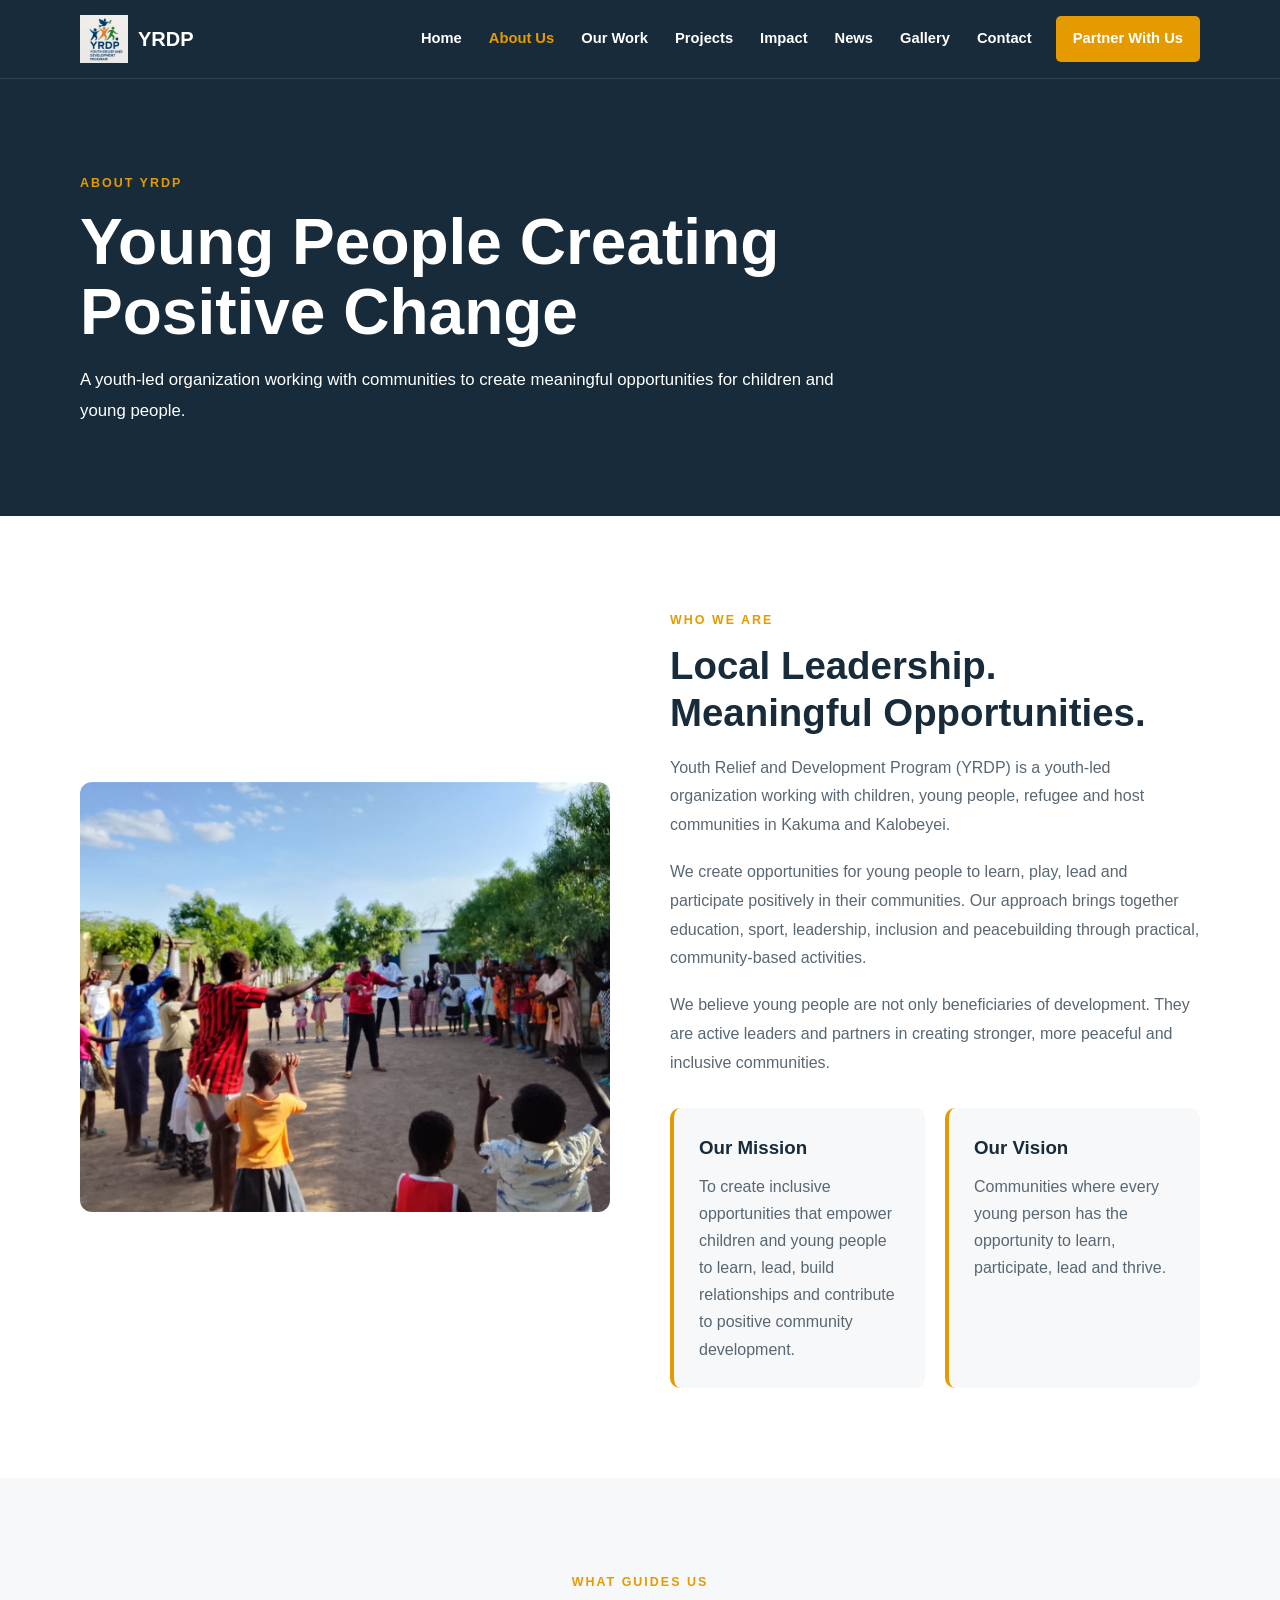
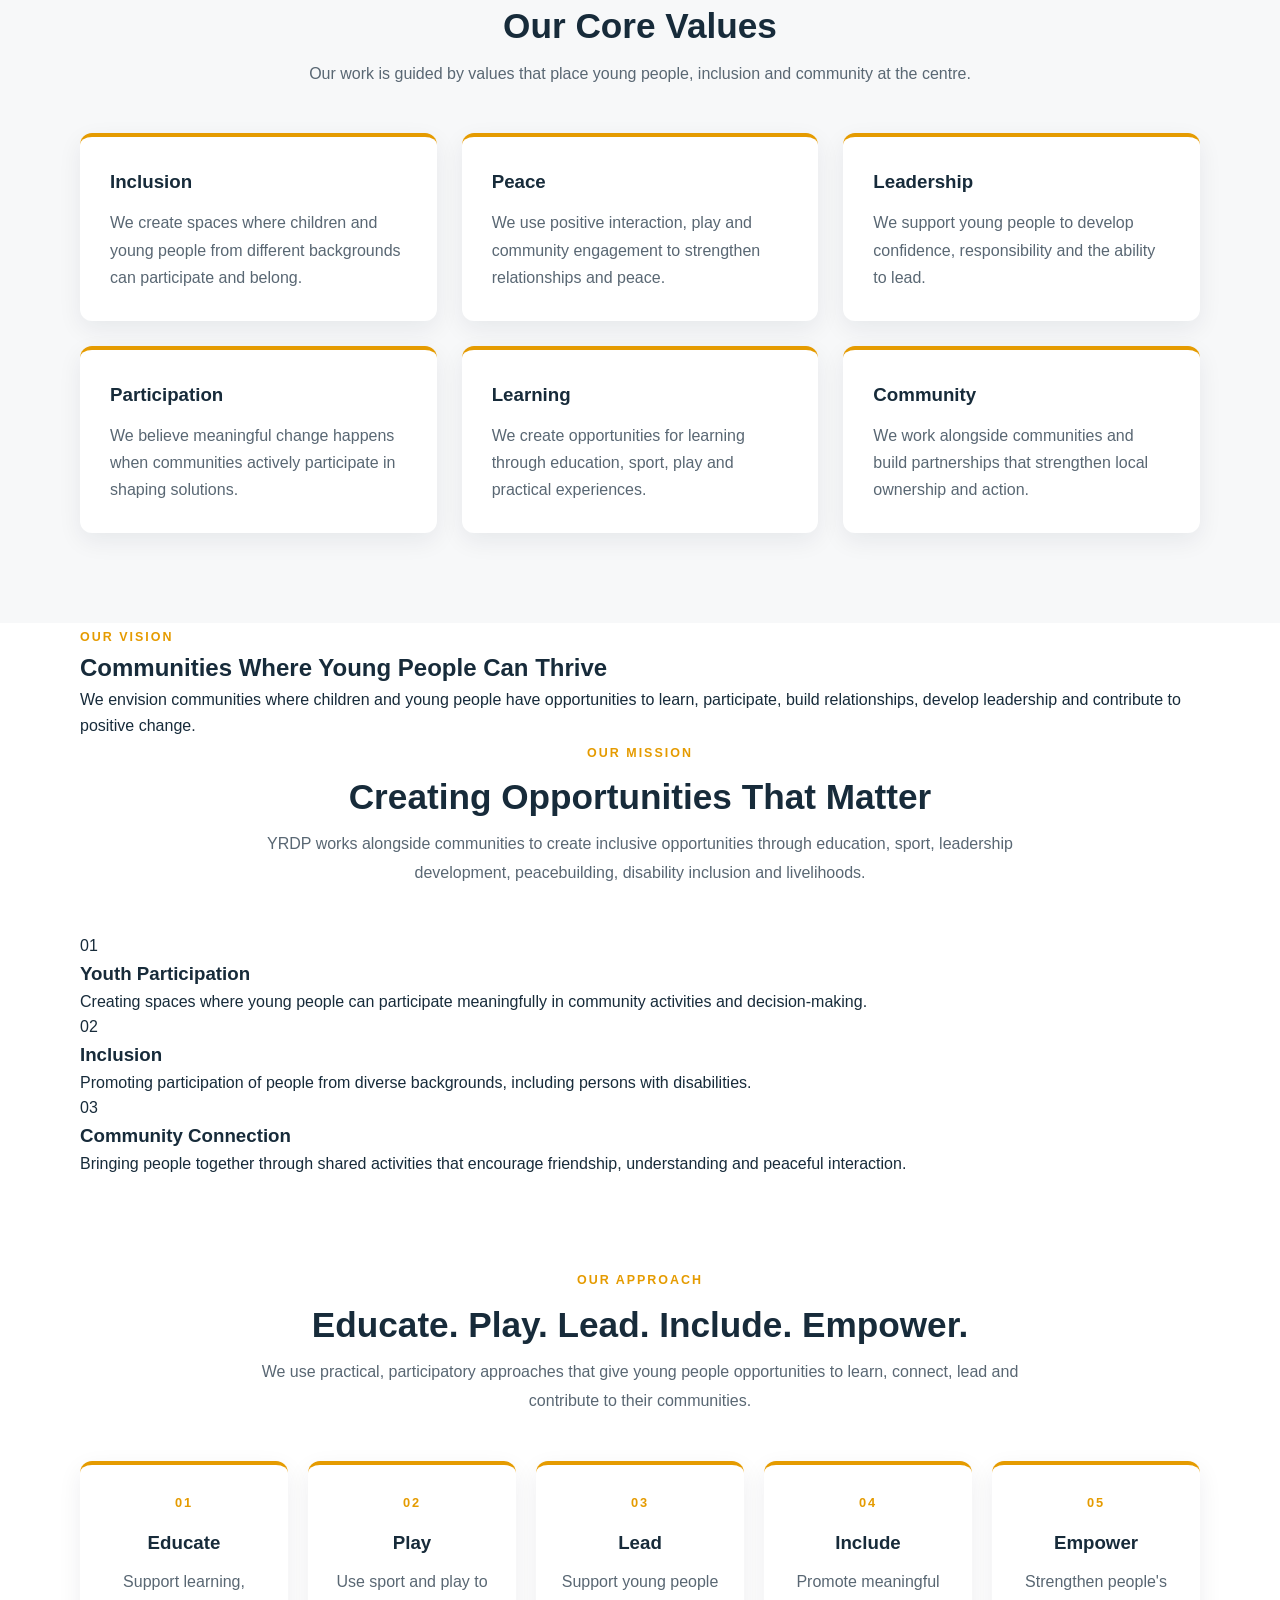
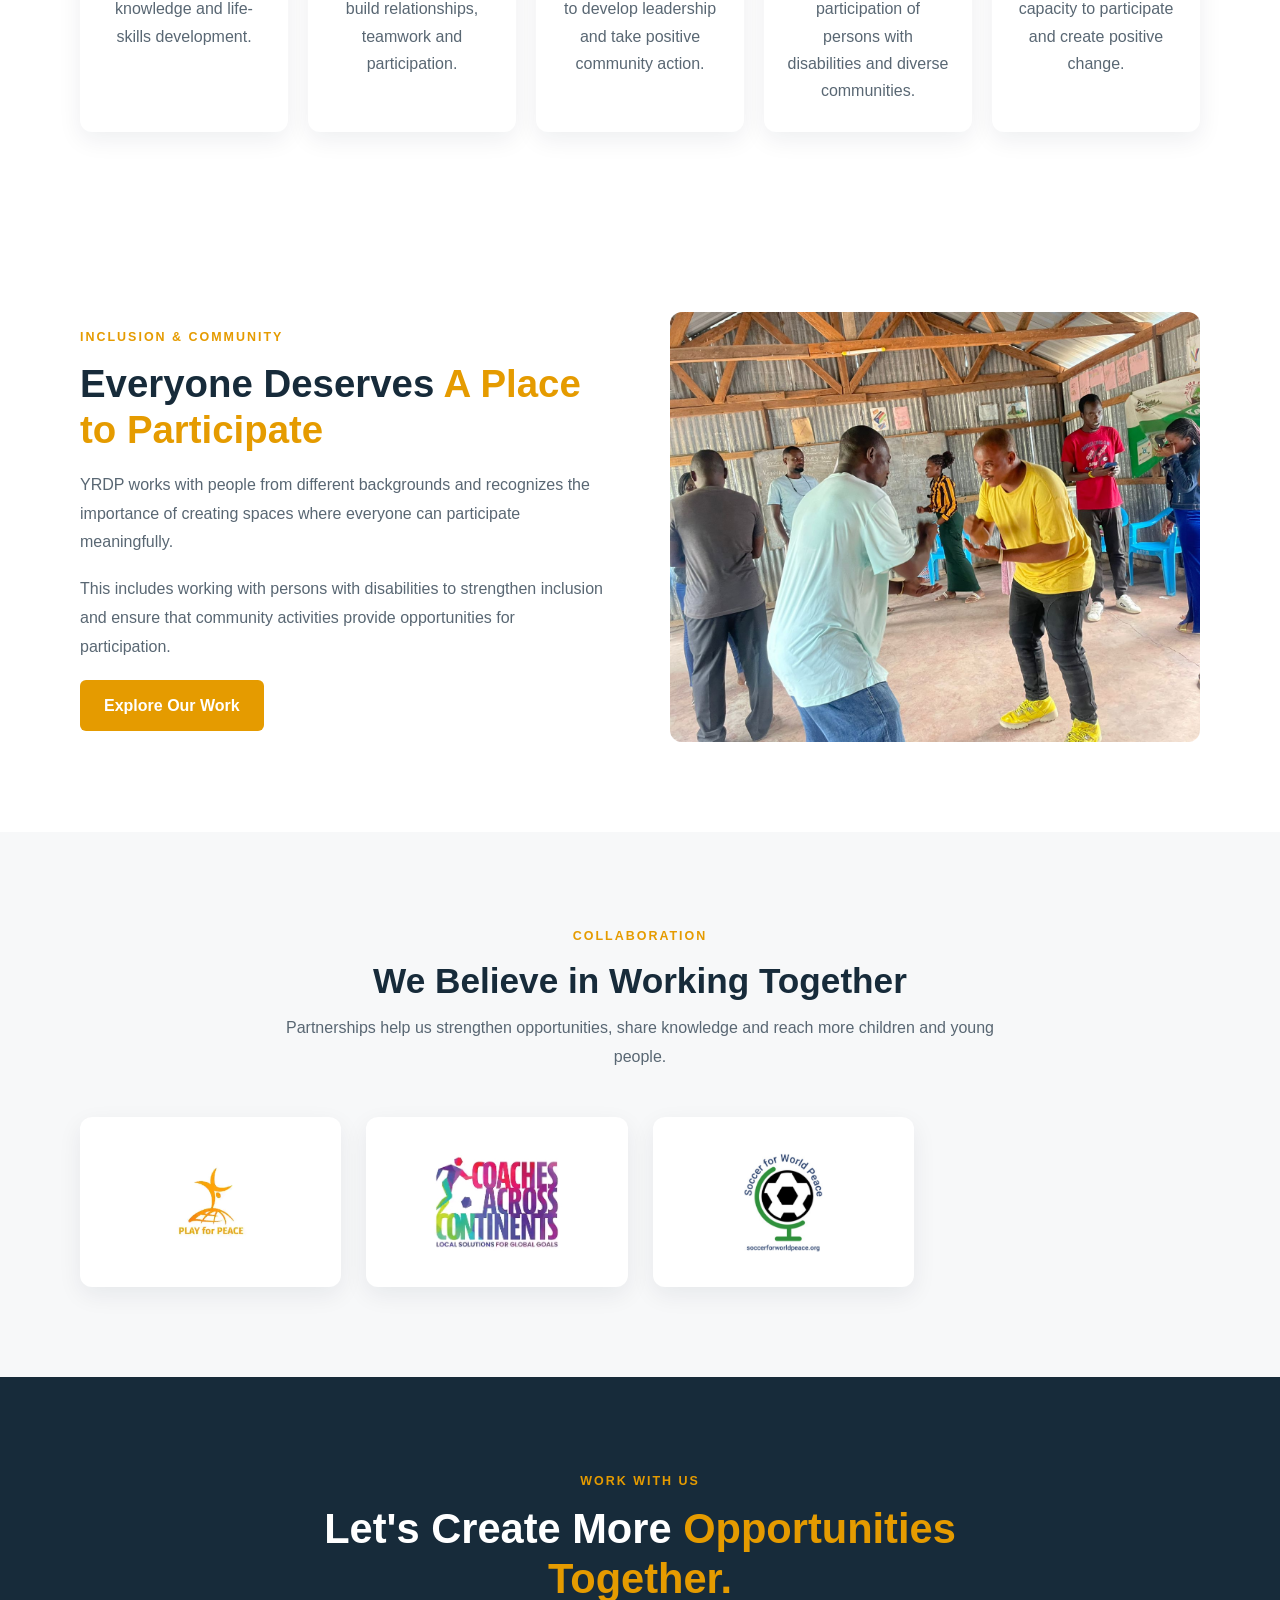
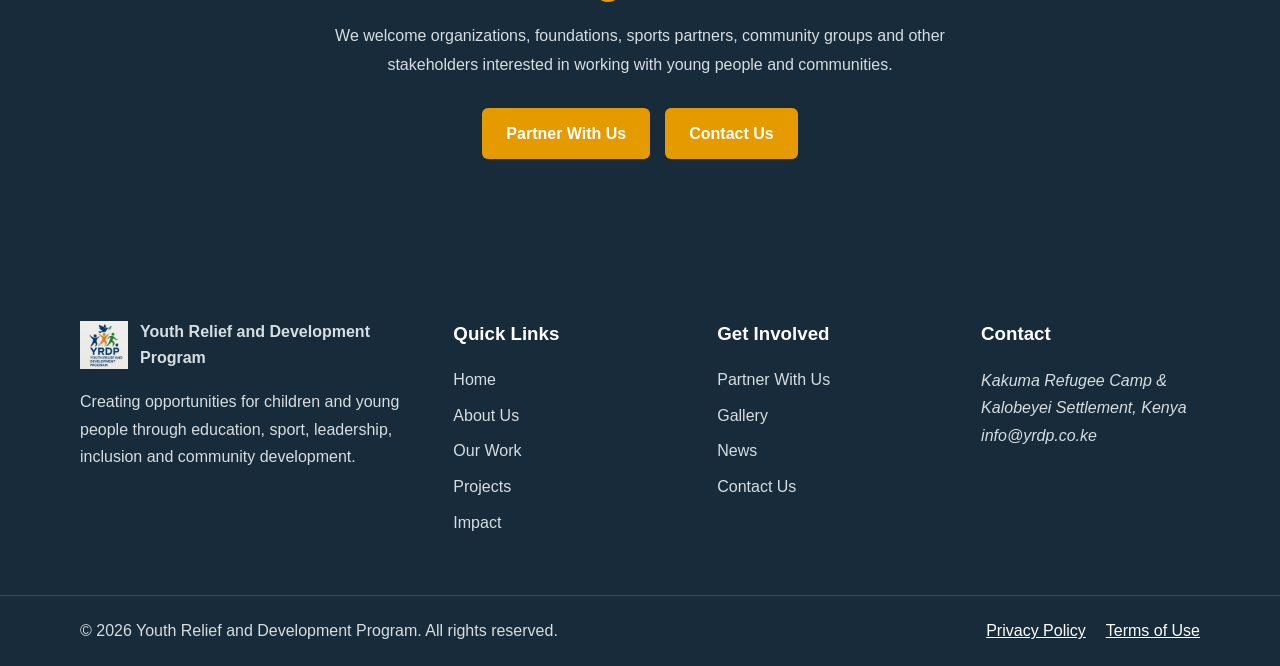
<file: about.html>
<!DOCTYPE html>
<html lang="en">

<head>

    <meta charset="UTF-8">

    <meta name="viewport"
          content="width=device-width, initial-scale=1.0">

    <title>About Us | YRDP</title>

    <meta name="description"
          content="Learn about Youth Relief and Development Program, a youth-led organization working with children, young people and communities in Kakuma and Kalobeyei.">

    <meta name="author"
          content="Youth Relief and Development Program">

    <link rel="icon" href="images/favicon.ico">

    <link rel="preconnect"
          href="https://fonts.googleapis.com">

    <link rel="preconnect"
          href="https://fonts.gstatic.com"
          crossorigin>

    <link href="https://fonts.googleapis.com/css2?family=Poppins:wght@300;400;500;600;700&display=swap"
          rel="stylesheet">

    <link rel="stylesheet"
          href="css/style.css">

</head>


<body>


<!-- =====================================================
     NAVIGATION
===================================================== -->

<header class="site-header">

    <nav class="navbar">

        <div class="container nav-container">

            <a href="index.html" class="logo">

                <img
                    src="images/logo.png"
                    alt="YRDP Logo"
                >

                <span>YRDP</span>

            </a>


            <button
                class="menu-toggle"
                id="menu-toggle"
                aria-label="Open navigation menu"
                aria-expanded="false"
            >

                <span></span>
                <span></span>
                <span></span>

            </button>


            <ul class="nav-links" id="nav-links">

                <li>
                    <a href="index.html">
                        Home
                    </a>
                </li>

                <li>
                    <a href="about.html" class="active">
                        About Us
                    </a>
                </li>

                <li>
                    <a href="programs.html">
                        Our Work
                    </a>
                </li>

                <li>
                    <a href="projects.html">
                        Projects
                    </a>
                </li>

                <li>
                    <a href="impact.html">
                        Impact
                    </a>
                </li>

                <li>
                    <a href="news.html">
                        News
                    </a>
                </li>

                <li>
                    <a href="gallery.html">
                        Gallery
                    </a>
                </li>

                <li>
                    <a href="contact.html">
                        Contact
                    </a>
                </li>

                <li>
                    <a href="partner.html" class="nav-button">
                        Partner With Us
                    </a>
                </li>

            </ul>

        </div>

    </nav>

</header>



<!-- =====================================================
     MAIN CONTENT
===================================================== -->

<main>


<!-- =====================================================
     PAGE HERO
===================================================== -->

<section class="page-hero">

    <div class="container">

        <span class="section-tag">
            ABOUT YRDP
        </span>

        <h1>
            Young People Creating
            <span>Positive Change</span>
        </h1>

        <p>
            A youth-led organization working with communities
            to create meaningful opportunities for children
            and young people.
        </p>

    </div>

</section>



<!-- =====================================================
     WHO WE ARE
===================================================== -->

<section class="about-preview">

    <div class="container about-grid">

        <div class="about-image">

            <img
                src="images/about-us.jpg"
                alt="YRDP children and young people participating in a community activity"
                loading="lazy"
            >

        </div>


        <div class="about-content">

            <span class="section-tag">
                WHO WE ARE
            </span>

            <h2>
                Local Leadership.
                Meaningful Opportunities.
            </h2>

            <p>
                Youth Relief and Development Program (YRDP) is a
                youth-led organization working with children, young
                people, refugee and host communities in Kakuma and
                Kalobeyei.
            </p>

            <p>
                We create opportunities for young people to learn,
                play, lead and participate positively in their
                communities. Our approach brings together education,
                sport, leadership, inclusion and peacebuilding through
                practical, community-based activities.
            </p>

            <p>
                We believe young people are not only beneficiaries of
                development. They are active leaders and partners in
                creating stronger, more peaceful and inclusive
                communities.
            </p>


            <div class="about-highlights">

                <div class="highlight">

                    <h3>
                        Our Mission
                    </h3>

                    <p>
                        To create inclusive opportunities that empower
                        children and young people to learn, lead, build
                        relationships and contribute to positive
                        community development.
                    </p>

                </div>


                <div class="highlight">

                    <h3>
                        Our Vision
                    </h3>

                    <p>
                        Communities where every young person has the
                        opportunity to learn, participate, lead and
                        thrive.
                    </p>

                </div>

            </div>

        </div>

    </div>

</section>



<!-- =====================================================
     CORE VALUES
===================================================== -->

<section class="values-section">

    <div class="container">

        <div class="section-heading">

            <span class="section-tag">
                WHAT GUIDES US
            </span>

            <h2>
                Our Core Values
            </h2>

            <p>
                Our work is guided by values that place young people,
                inclusion and community at the centre.
            </p>

        </div>


        <div class="values-grid">

            <div class="value-card">

                <h3>
                    Inclusion
                </h3>

                <p>
                    We create spaces where children and young people
                    from different backgrounds can participate and
                    belong.
                </p>

            </div>


            <div class="value-card">

                <h3>
                    Peace
                </h3>

                <p>
                    We use positive interaction, play and community
                    engagement to strengthen relationships and peace.
                </p>

            </div>


            <div class="value-card">

                <h3>
                    Leadership
                </h3>

                <p>
                    We support young people to develop confidence,
                    responsibility and the ability to lead.
                </p>

            </div>


            <div class="value-card">

                <h3>
                    Participation
                </h3>

                <p>
                    We believe meaningful change happens when
                    communities actively participate in shaping
                    solutions.
                </p>

            </div>


            <div class="value-card">

                <h3>
                    Learning
                </h3>

                <p>
                    We create opportunities for learning through
                    education, sport, play and practical experiences.
                </p>

            </div>


            <div class="value-card">

                <h3>
                    Community
                </h3>

                <p>
                    We work alongside communities and build
                    partnerships that strengthen local ownership
                    and action.
                </p>

            </div>

        </div>

    </div>

</section>



<!-- =====================================================
     OUR VISION
===================================================== -->

<section class="vision-section">

    <div class="container">

        <div class="vision-content">

            <span class="section-tag">
                OUR VISION
            </span>

            <h2>
                Communities Where
                <span>Young People Can Thrive</span>
            </h2>

            <p>
                We envision communities where children and young
                people have opportunities to learn, participate,
                build relationships, develop leadership and
                contribute to positive change.
            </p>

        </div>

    </div>

</section>



<!-- =====================================================
     OUR MISSION
===================================================== -->

<section class="mission-section">

    <div class="container">

        <div class="section-heading">

            <span class="section-tag">
                OUR MISSION
            </span>

            <h2>
                Creating Opportunities
                <span>That Matter</span>
            </h2>

            <p>
                YRDP works alongside communities to create
                inclusive opportunities through education,
                sport, leadership development, peacebuilding,
                disability inclusion and livelihoods.
            </p>

        </div>


        <!-- MISSION CARDS -->

        <div class="mission-grid">


            <article class="mission-card">

                <span class="mission-number">
                    01
                </span>

                <h3>
                    Youth Participation
                </h3>

                <p>
                    Creating spaces where young people can
                    participate meaningfully in community
                    activities and decision-making.
                </p>

            </article>


            <article class="mission-card">

                <span class="mission-number">
                    02
                </span>

                <h3>
                    Inclusion
                </h3>

                <p>
                    Promoting participation of people from
                    diverse backgrounds, including persons
                    with disabilities.
                </p>

            </article>


            <article class="mission-card">

                <span class="mission-number">
                    03
                </span>

                <h3>
                    Community Connection
                </h3>

                <p>
                    Bringing people together through shared
                    activities that encourage friendship,
                    understanding and peaceful interaction.
                </p>

            </article>


        </div>

    </div>

</section>



<!-- =====================================================
     OUR APPROACH
===================================================== -->

<section class="approach-section">

    <div class="container">

        <div class="section-heading">

            <span class="section-tag">
                OUR APPROACH
            </span>

            <h2>
                Educate. Play. Lead.
                <span>Include. Empower.</span>
            </h2>

            <p>
                We use practical, participatory approaches that
                give young people opportunities to learn, connect,
                lead and contribute to their communities.
            </p>

        </div>


        <div class="approach-grid">


            <article class="approach-card">

                <div class="approach-icon">
                    01
                </div>

                <h3>
                    Educate
                </h3>

                <p>
                    Support learning, knowledge and life-skills
                    development.
                </p>

            </article>


            <article class="approach-card">

                <div class="approach-icon">
                    02
                </div>

                <h3>
                    Play
                </h3>

                <p>
                    Use sport and play to build relationships,
                    teamwork and participation.
                </p>

            </article>


            <article class="approach-card">

                <div class="approach-icon">
                    03
                </div>

                <h3>
                    Lead
                </h3>

                <p>
                    Support young people to develop leadership
                    and take positive community action.
                </p>

            </article>


            <article class="approach-card">

                <div class="approach-icon">
                    04
                </div>

                <h3>
                    Include
                </h3>

                <p>
                    Promote meaningful participation of persons
                    with disabilities and diverse communities.
                </p>

            </article>


            <article class="approach-card">

                <div class="approach-icon">
                    05
                </div>

                <h3>
                    Empower
                </h3>

                <p>
                    Strengthen people's capacity to participate
                    and create positive change.
                </p>

            </article>


        </div>

    </div>

</section>



<!-- =====================================================
     INCLUSION & COMMUNITY
     IMAGE INCLUDED
===================================================== -->

<section class="football-section">

    <div class="container football-grid">


        <div class="football-content">

            <span class="section-tag">
                INCLUSION & COMMUNITY
            </span>

            <h2>
                Everyone Deserves
                <span>A Place to Participate</span>
            </h2>

            <p>
                YRDP works with people from different backgrounds
                and recognizes the importance of creating spaces
                where everyone can participate meaningfully.
            </p>

            <p>
                This includes working with persons with disabilities
                to strengthen inclusion and ensure that community
                activities provide opportunities for participation.
            </p>

            <a
                href="programs.html#inclusion"
                class="btn"
            >
                Explore Our Work
            </a>

        </div>


        <div class="football-image">

            <img
                src="images/inclusion.jpg"
                alt="Inclusive YRDP community activity"
                loading="lazy"
            >

        </div>


    </div>

</section>



<!-- =====================================================
     PARTNERSHIPS
===================================================== -->

<section class="partners-section">

    <div class="container">

        <div class="section-heading">

            <span class="section-tag">
                COLLABORATION
            </span>

            <h2>
                We Believe in
                <span>Working Together</span>
            </h2>

            <p>
                Partnerships help us strengthen opportunities,
                share knowledge and reach more children and
                young people.
            </p>

        </div>


        <div class="partners-grid">


            <!-- PLAY FOR PEACE -->

            <div class="partner-card">

                <img
                    src="images/partners/playforpeacelogo.png"
                    alt="Play for Peace"
                    loading="lazy"
                >

            </div>


            <!-- COACHES ACROSS CONTINENTS -->

            <div class="partner-card">

                <img
                    src="images/partners/coaches-logo.png"
                    alt="Coaches Across Continents"
                    loading="lazy"
                >

            </div>


            <!-- SOCCER FOR WORLD PEACE -->

            <div class="partner-card">

                <img
                    src="images/partners/soccer-logo.png"
                    alt="Soccer for World Peace"
                    loading="lazy"
                >

            </div>


        </div>

    </div>

</section>



<!-- =====================================================
     PARTNERSHIP CTA
===================================================== -->

<section class="cta-section">

    <div class="container cta-content">

        <span class="section-tag">
            WORK WITH US
        </span>

        <h2>
            Let's Create More
            <span>Opportunities Together.</span>
        </h2>

        <p>
            We welcome organizations, foundations, sports partners,
            community groups and other stakeholders interested in
            working with young people and communities.
        </p>


        <div class="cta-actions">

            <a
                href="partner.html"
                class="btn"
            >
                Partner With Us
            </a>

            <a
                href="contact.html"
                class="btn btn-outline"
            >
                Contact Us
            </a>

        </div>

    </div>

</section>


</main>



<!-- =====================================================
     FOOTER
===================================================== -->

<footer class="site-footer">

    <div class="container footer-grid">


        <div class="footer-column">

            <a
                href="index.html"
                class="footer-logo"
            >

                <img
                    src="images/logo.png"
                    alt="YRDP Logo"
                >

                <span>
                    Youth Relief and Development Program
                </span>

            </a>

            <p>
                Creating opportunities for children and young
                people through education, sport, leadership,
                inclusion and community development.
            </p>

        </div>


        <div class="footer-column">

            <h3>
                Quick Links
            </h3>

            <ul>

                <li>
                    <a href="index.html">
                        Home
                    </a>
                </li>

                <li>
                    <a href="about.html">
                        About Us
                    </a>
                </li>

                <li>
                    <a href="programs.html">
                        Our Work
                    </a>
                </li>

                <li>
                    <a href="projects.html">
                        Projects
                    </a>
                </li>

                <li>
                    <a href="impact.html">
                        Impact
                    </a>
                </li>

            </ul>

        </div>


        <div class="footer-column">

            <h3>
                Get Involved
            </h3>

            <ul>

                <li>
                    <a href="partner.html">
                        Partner With Us
                    </a>
                </li>

                <li>
                    <a href="gallery.html">
                        Gallery
                    </a>
                </li>

                <li>
                    <a href="news.html">
                        News
                    </a>
                </li>

                <li>
                    <a href="contact.html">
                        Contact Us
                    </a>
                </li>

            </ul>

        </div>


        <div class="footer-column">

            <h3>
                Contact
            </h3>

            <address>

                <p>
                    Kakuma Refugee Camp &
                    Kalobeyei Settlement, Kenya
                </p>

                <p>
                    <a href="mailto:info@yrdp.co.ke">
                        info@yrdp.co.ke
                    </a>
                </p>

            </address>

        </div>

    </div>


    <div class="footer-bottom">

        <div class="container footer-bottom-content">

            <p>
                © 2026 Youth Relief and Development Program.
                All rights reserved.
            </p>

            <div>

                <a href="#">
                    Privacy Policy
                </a>

                <a href="#">
                    Terms of Use
                </a>

            </div>

        </div>

    </div>

</footer>



<script src="script/script.js"></script>

</body>

</html>
</file>
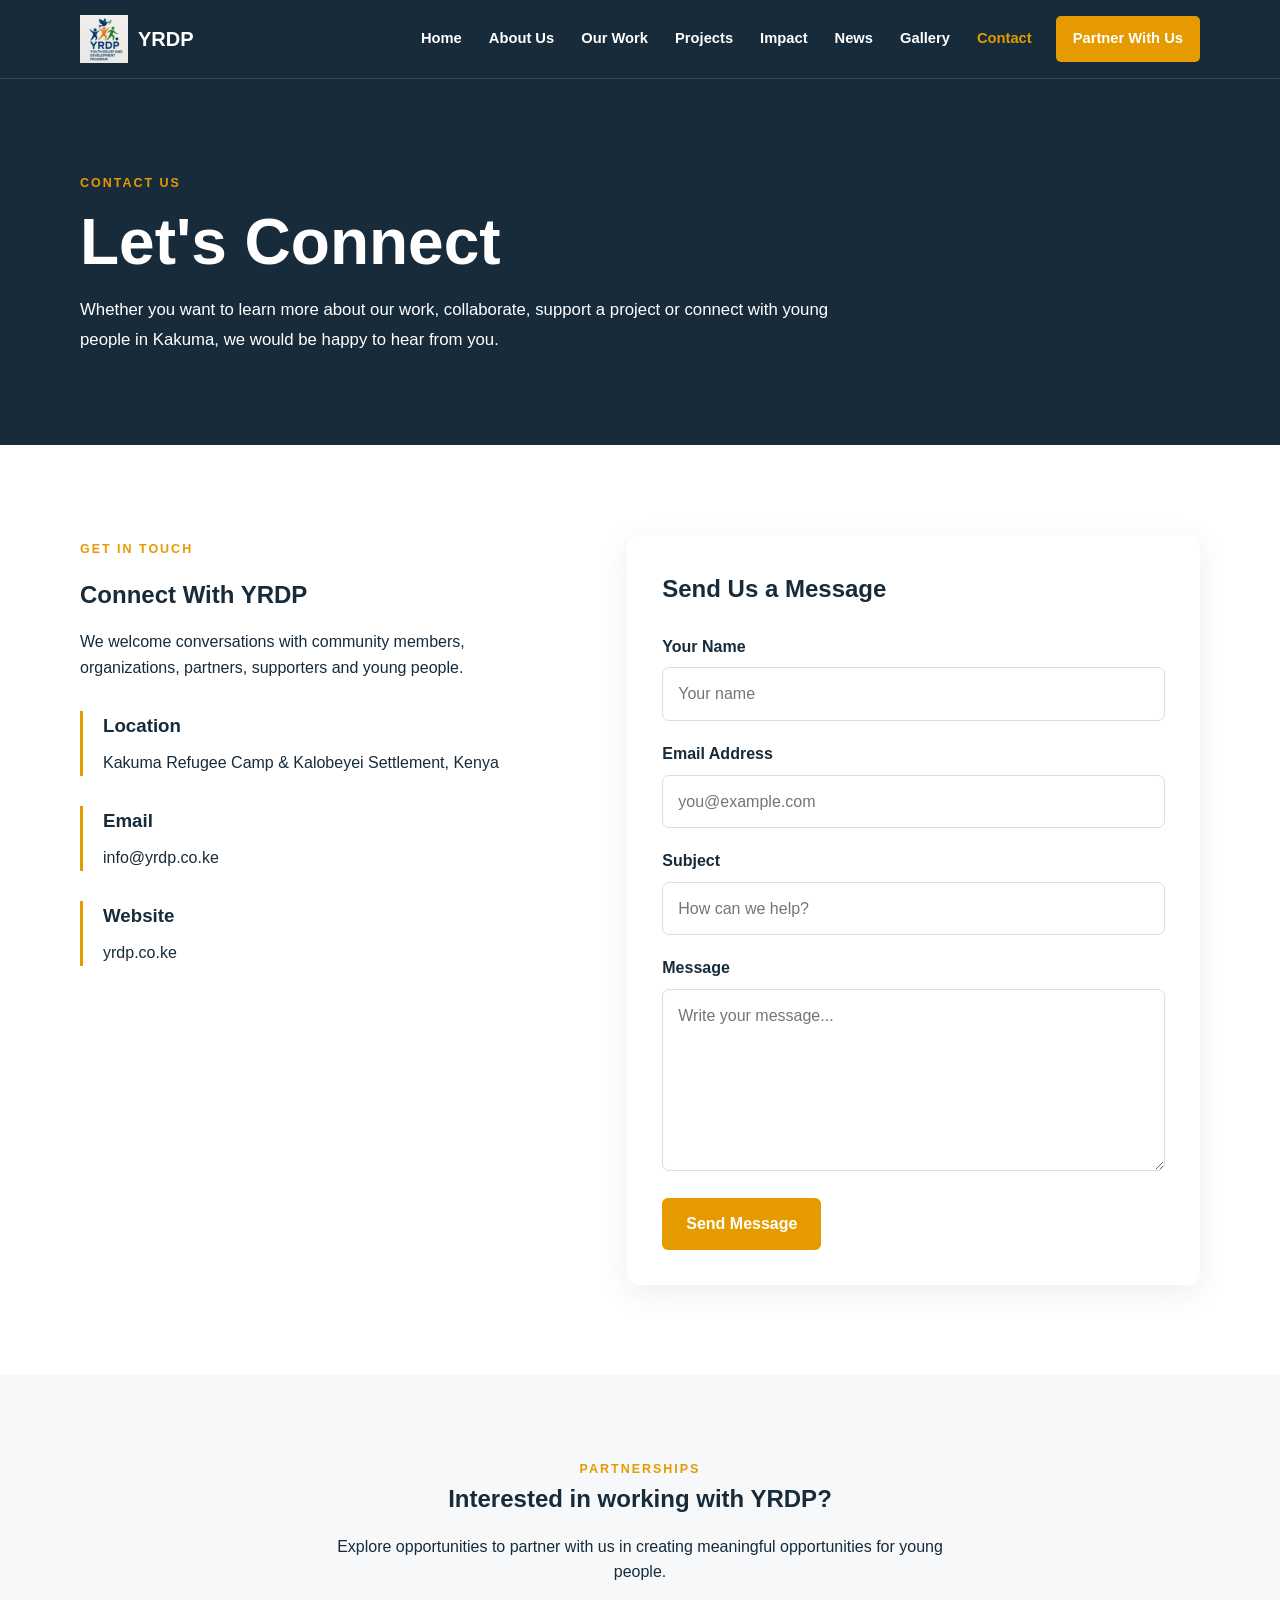
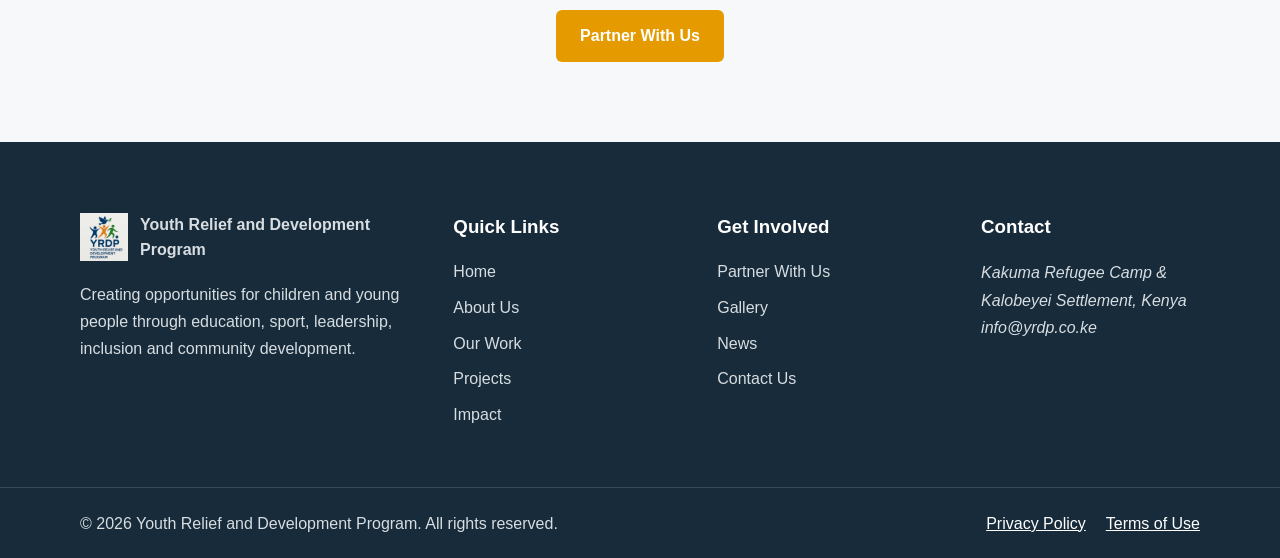
<file: contact.html>
<!DOCTYPE html>
<html lang="en">

<head>

    <meta charset="UTF-8">

    <meta name="viewport"
          content="width=device-width, initial-scale=1.0">

    <title>Contact Us | YRDP</title>

    <meta name="description"
          content="Contact Youth Relief and Development Program in Kakuma and Kalobeyei, Kenya.">

    <link rel="stylesheet"
          href="css/style.css">

</head>


<body>


<!-- ==================== NAVIGATION ==================== -->

<header class="site-header">

    <nav class="navbar">

        <div class="container nav-container">

            <a href="index.html" class="logo">

                <img
                    src="images/logo.png"
                    alt="YRDP Logo"
                >

                <span>YRDP</span>

            </a>


            <button
                class="menu-toggle"
                id="menu-toggle"
                aria-label="Open navigation menu"
                aria-expanded="false"
            >

                <span></span>
                <span></span>
                <span></span>

            </button>


            <ul class="nav-links"
                id="nav-links">

                <li>
                    <a href="index.html">
                        Home
                    </a>
                </li>

                <li>
                    <a href="about.html">
                        About Us
                    </a>
                </li>

                <li>
                    <a href="programs.html">
                        Our Work
                    </a>
                </li>

                <li>
                    <a href="projects.html">
                        Projects
                    </a>
                </li>

                <li>
                    <a href="impact.html">
                        Impact
                    </a>
                </li>

                <li>
                    <a href="news.html">
                        News
                    </a>
                </li>

                <li>
                    <a href="gallery.html">
                        Gallery
                    </a>
                </li>

                <li>
                    <a href="contact.html"
                       class="active">
                        Contact
                    </a>
                </li>

                <li>
                    <a href="partner.html"
                       class="nav-button">
                        Partner With Us
                    </a>
                </li>

            </ul>

        </div>

    </nav>

</header>



<!-- ==================== PAGE HERO ==================== -->

<main>

    <section class="page-hero">
        <div class="container">

            <span class="section-tag">CONTACT US</span>

            <h1>Let's Connect</h1>

            <p>
                Whether you want to learn more about our work, collaborate,
                support a project or connect with young people in Kakuma,
                we would be happy to hear from you.
            </p>

        </div>
    </section>


    <section class="contact-section">

        <div class="container contact-grid">

            <!-- CONTACT INFORMATION -->

            <div class="contact-info">

                <span class="section-tag">GET IN TOUCH</span>

                <h2>Connect With YRDP</h2>

                <p>
                    We welcome conversations with community members,
                    organizations, partners, supporters and young people.
                </p>


                <div class="contact-item">

                    <h3>Location</h3>

                    <p>
                        Kakuma Refugee Camp &amp;
                        Kalobeyei Settlement, Kenya
                    </p>

                </div>


                <div class="contact-item">

                    <h3>Email</h3>

                    <p>
                        <a href="mailto:info@yrdp.co.ke">
                            info@yrdp.co.ke
                        </a>
                    </p>

                </div>


                <div class="contact-item">

                    <h3>Website</h3>

                    <p>
                        <a href="https://yrdp.co.ke/">
                            yrdp.co.ke
                        </a>
                    </p>

                </div>

            </div>


            <!-- CONTACT FORM -->

            <div class="contact-form-wrapper">

                <h2>Send Us a Message</h2>

                <form
    class="contact-form"
    action="https://formsubmit.co/info@yrdp.co.ke"
    method="POST"
>

    <input
        type="hidden"
        name="_subject"
        value="New message from YRDP website"
    >

    <input
        type="hidden"
        name="_captcha"
        value="false"
    >

    <input
        type="hidden"
        name="_template"
        value="table"
    >

    <input
        type="hidden"
        name="_next"
        value="https://yrdp.co.ke/contact.html"
    >

    <div class="form-group">

        <label for="name">
            Your Name
        </label>

        <input
            type="text"
            id="name"
            name="name"
            placeholder="Your name"
            required
        >

    </div>


    <div class="form-group">

        <label for="email">
            Email Address
        </label>

        <input
            type="email"
            id="email"
            name="email"
            placeholder="you@example.com"
            required
        >

    </div>


    <div class="form-group">

        <label for="subject">
            Subject
        </label>

        <input
            type="text"
            id="subject"
            name="subject"
            placeholder="How can we help?"
            required
        >

    </div>


    <div class="form-group">

        <label for="message">
            Message
        </label>

        <textarea
            id="message"
            name="message"
            rows="6"
            placeholder="Write your message..."
            required
        ></textarea>

    </div>


    <button
        type="submit"
        class="btn"
    >
        Send Message
    </button>

</form>

            </div>

        </div>

    </section>


    <section class="contact-cta">

        <div class="container">

            <span class="section-tag">
                PARTNERSHIPS
            </span>

            <h2>Interested in working with YRDP?</h2>

            <p>
                Explore opportunities to partner with us in creating
                meaningful opportunities for young people.
            </p>

            <a
                href="partner.html"
                class="btn"
            >
                Partner With Us
            </a>

        </div>

    </section>

</main>



<!-- ==================== FOOTER ==================== -->

<footer class="site-footer">

    <div class="container footer-grid">


        <div class="footer-column">

            <a href="index.html"
               class="footer-logo">

                <img
                    src="images/logo.png"
                    alt="YRDP Logo"
                >

                <span>
                    Youth Relief and Development Program
                </span>

            </a>

            <p>
                Creating opportunities for children and young
                people through education, sport, leadership,
                inclusion and community development.
            </p>

        </div>


        <div class="footer-column">

            <h3>
                Quick Links
            </h3>

            <ul>

                <li>
                    <a href="index.html">
                        Home
                    </a>
                </li>

                <li>
                    <a href="about.html">
                        About Us
                    </a>
                </li>

                <li>
                    <a href="programs.html">
                        Our Work
                    </a>
                </li>

                <li>
                    <a href="projects.html">
                        Projects
                    </a>
                </li>

                <li>
                    <a href="impact.html">
                        Impact
                    </a>
                </li>

            </ul>

        </div>


        <div class="footer-column">

            <h3>
                Get Involved
            </h3>

            <ul>

                <li>
                    <a href="partner.html">
                        Partner With Us
                    </a>
                </li>

                <li>
                    <a href="gallery.html">
                        Gallery
                    </a>
                </li>

                <li>
                    <a href="news.html">
                        News
                    </a>
                </li>

                <li>
                    <a href="contact.html">
                        Contact Us
                    </a>
                </li>

            </ul>

        </div>


        <div class="footer-column">

            <h3>
                Contact
            </h3>

            <address>

                <p>
                    Kakuma Refugee Camp &
                    Kalobeyei Settlement, Kenya
                </p>

                <p>
                    <a href="mailto:info@yrdp.co.ke">
                        info@yrdp.co.ke
                    </a>
                </p>

            </address>

        </div>

    </div>


    <div class="footer-bottom">

        <div class="container footer-bottom-content">

            <p>
                © 2026 Youth Relief and Development Program.
                All rights reserved.
            </p>

            <div>

                <a href="#">
                    Privacy Policy
                </a>

                <a href="#">
                    Terms of Use
                </a>

            </div>

        </div>

    </div>

</footer>


<script src="script/script.js"></script>

</body>

</html>
</file>
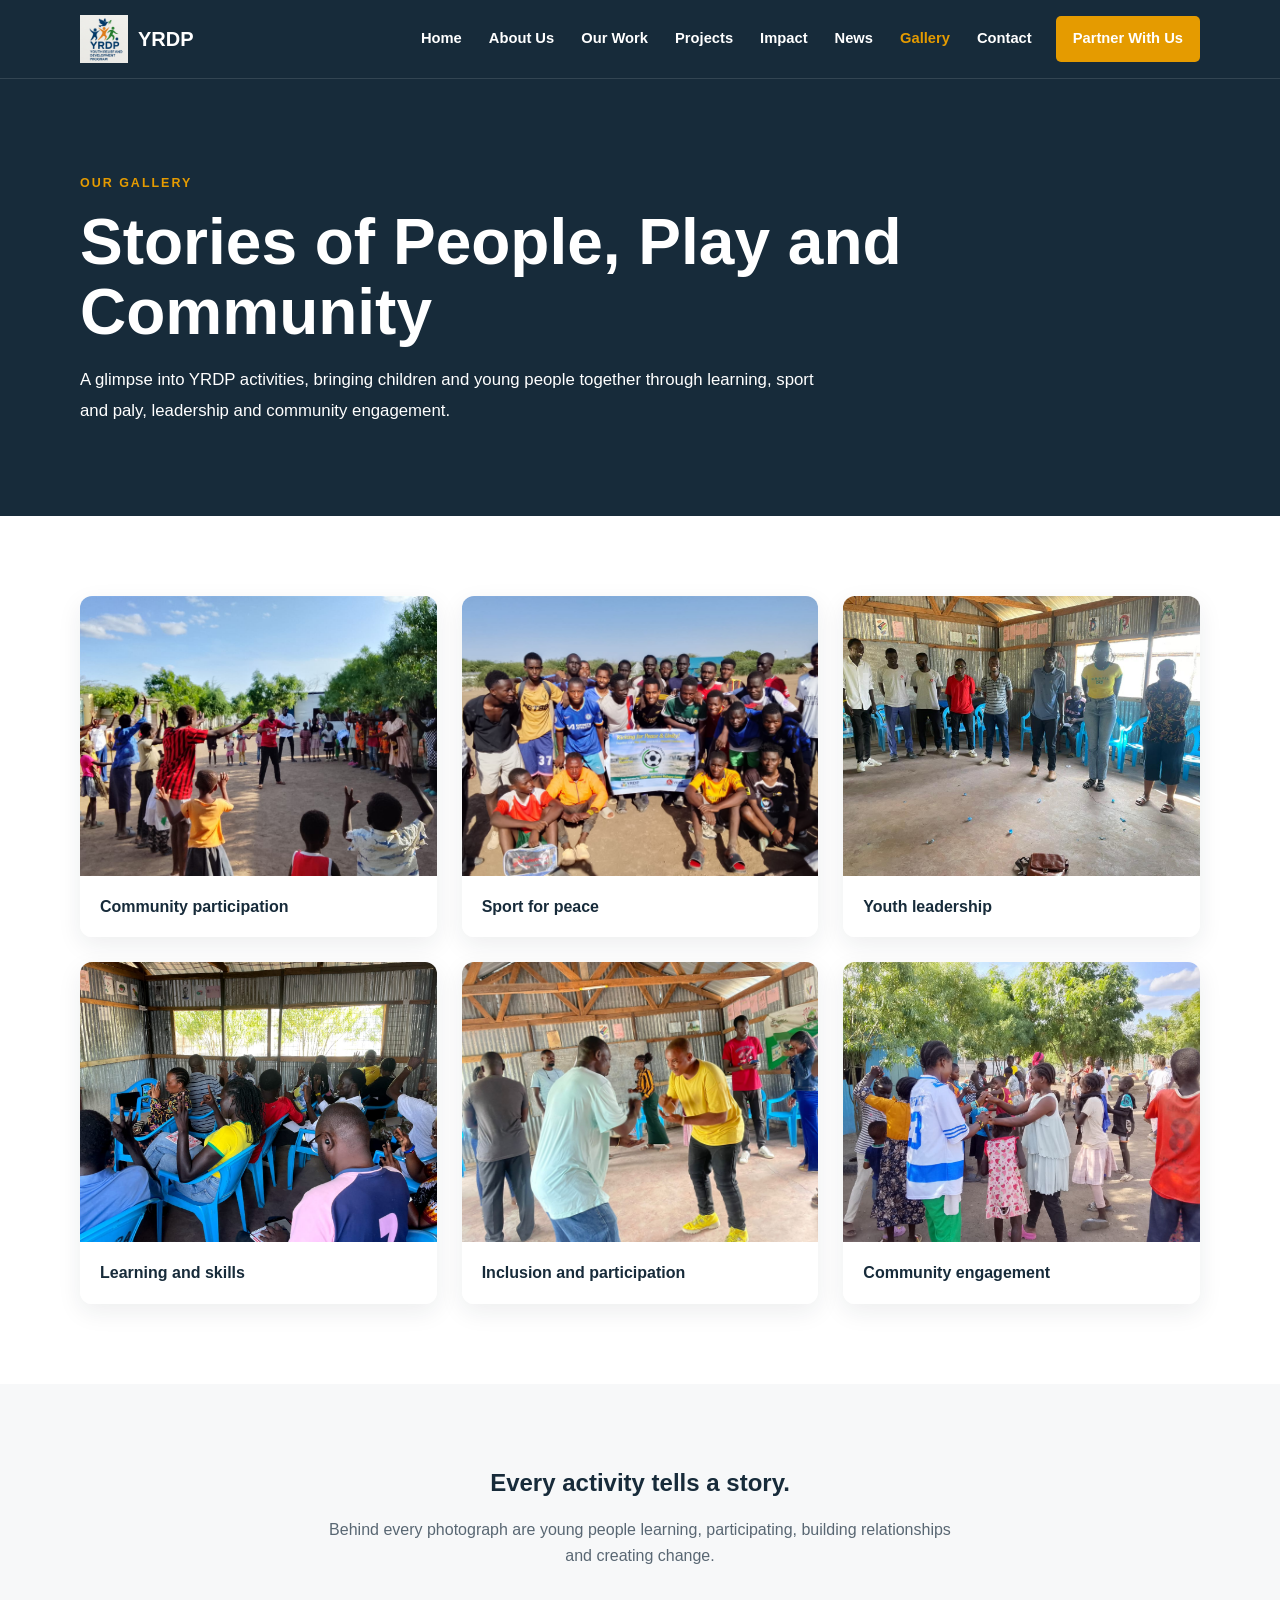
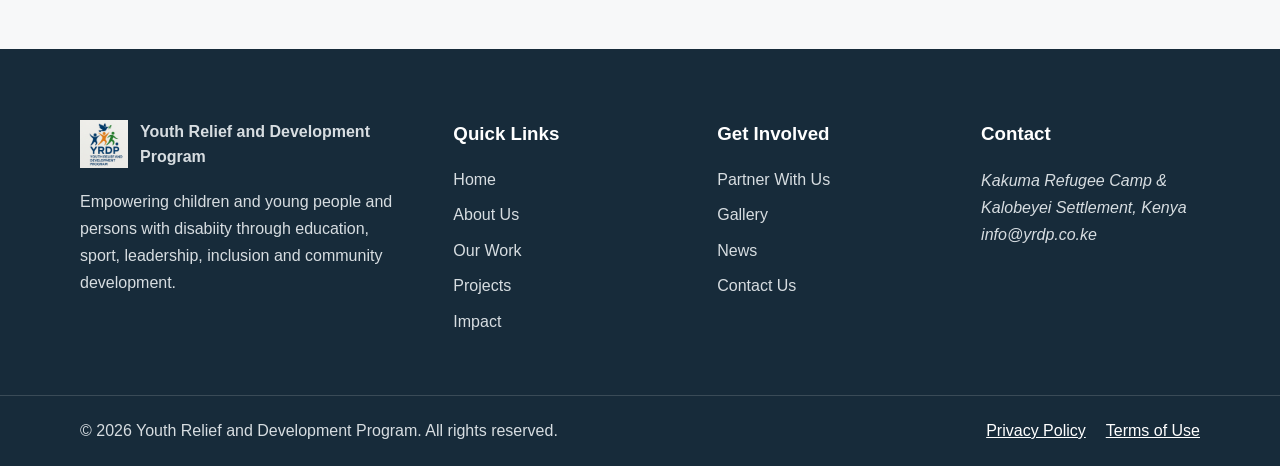
<file: gallery.html>
<!DOCTYPE html>
<html lang="en">

<head>

    <meta charset="UTF-8">

    <meta name="viewport"
          content="width=device-width, initial-scale=1.0">

    <title>Gallery | YRDP</title>

    <meta name="description"
          content="Explore photos and moments from Youth Relief and Development Program activities in Kakuma and Kalobeyei.">

    <link rel="stylesheet"
          href="css/style.css">

</head>


<body>


<!-- ==================== NAVIGATION ==================== -->

<header class="site-header">

    <nav class="navbar">

        <div class="container nav-container">

            <a href="index.html" class="logo">

                <img
                    src="images/logo.png"
                    alt="YRDP Logo"
                >

                <span>YRDP</span>

            </a>


            <button
                class="menu-toggle"
                id="menu-toggle"
                aria-label="Open navigation menu"
                aria-expanded="false"
            >

                <span></span>
                <span></span>
                <span></span>

            </button>


            <ul class="nav-links"
                id="nav-links">

                <li>
                    <a href="index.html">
                        Home
                    </a>
                </li>

                <li>
                    <a href="about.html">
                        About Us
                    </a>
                </li>

                <li>
                    <a href="programs.html">
                        Our Work
                    </a>
                </li>

                <li>
                    <a href="projects.html">
                        Projects
                    </a>
                </li>

                <li>
                    <a href="impact.html">
                        Impact
                    </a>
                </li>

                <li>
                    <a href="news.html">
                        News
                    </a>
                </li>

                <li>
                    <a href="gallery.html"
                       class="active">
                        Gallery
                    </a>
                </li>

                <li>
                    <a href="contact.html">
                        Contact
                    </a>
                </li>

                <li>
                    <a href="partner.html"
                       class="nav-button">
                        Partner With Us
                    </a>
                </li>

            </ul>

        </div>

    </nav>

</header>



<!-- ==================== PAGE HERO ==================== -->

<main>

    <section class="page-hero">
        <div class="container">

            <span class="section-tag">OUR GALLERY</span>

            <h1>Stories of People, Play and Community</h1>

            <p>
                A glimpse into YRDP activities, bringing children and young
                people together through learning, sport and paly, leadership and
                community engagement.
            </p>

        </div>
    </section>


    <section class="gallery-section">

        <div class="container">

            <div class="gallery-grid">

                <figure class="gallery-item">
                    <img
                        src="images/about-us.jpg"
                        alt="YRDP community activity"
                        loading="lazy"
                    >
                    <figcaption>
                        Community participation
                    </figcaption>
                </figure>


                <figure class="gallery-item">
                    <img
                        src="images/sport-peace.jpg"
                        alt="YRDP sport for peace activity"
                        loading="lazy"
                    >
                    <figcaption>
                        Sport for peace
                    </figcaption>
                </figure>


                <figure class="gallery-item">
                    <img
                        src="images/youth-leadership.jpg"
                        alt="YRDP youth leadership activity"
                        loading="lazy"
                    >
                    <figcaption>
                        Youth leadership
                    </figcaption>
                </figure>


                <figure class="gallery-item">
                    <img
                        src="images/learning.jpg"
                        alt="YRDP learning activity"
                        loading="lazy"
                    >
                    <figcaption>
                        Learning and skills
                    </figcaption>
                </figure>


                <figure class="gallery-item">
                    <img
                        src="images/inclusion.jpg"
                        alt="YRDP inclusive community activity"
                        loading="lazy"
                    >
                    <figcaption>
                        Inclusion and participation
                    </figcaption>
                </figure>


                <figure class="gallery-item">
                    <img
                        src="images/community.jpg"
                        alt="YRDP community engagement"
                        loading="lazy"
                    >
                    <figcaption>
                        Community engagement
                    </figcaption>
                </figure>

            </div>

        </div>

    </section>


    <section class="gallery-cta">

        <div class="container">

            <h2>Every activity tells a story.</h2>

            <p>
                Behind every photograph are young people learning,
                participating, building relationships and creating change.
            </p>

        </div>

    </section>

</main>



<!-- ==================== FOOTER ==================== -->

<footer class="site-footer">

    <div class="container footer-grid">


        <div class="footer-column">

            <a href="index.html"
               class="footer-logo">

                <img
                    src="images/logo.png"
                    alt="YRDP Logo"
                >

                <span>
                    Youth Relief and Development Program
                </span>

            </a>

            <p>
                Empowering children and young
                people and persons with disabiity through education, sport, leadership,
                inclusion and community development.
            </p>

        </div>


        <div class="footer-column">

            <h3>
                Quick Links
            </h3>

            <ul>

                <li>
                    <a href="index.html">
                        Home
                    </a>
                </li>

                <li>
                    <a href="about.html">
                        About Us
                    </a>
                </li>

                <li>
                    <a href="programs.html">
                        Our Work
                    </a>
                </li>

                <li>
                    <a href="projects.html">
                        Projects
                    </a>
                </li>

                <li>
                    <a href="impact.html">
                        Impact
                    </a>
                </li>

            </ul>

        </div>


        <div class="footer-column">

            <h3>
                Get Involved
            </h3>

            <ul>

                <li>
                    <a href="partner.html">
                        Partner With Us
                    </a>
                </li>

                <li>
                    <a href="gallery.html">
                        Gallery
                    </a>
                </li>

                <li>
                    <a href="news.html">
                        News
                    </a>
                </li>

                <li>
                    <a href="contact.html">
                        Contact Us
                    </a>
                </li>

            </ul>

        </div>


        <div class="footer-column">

            <h3>
                Contact
            </h3>

            <address>

                <p>
                    Kakuma Refugee Camp &
                    Kalobeyei Settlement, Kenya
                </p>

                <p>
                    <a href="mailto:info@yrdp.co.ke">
                        info@yrdp.co.ke
                    </a>
                </p>

            </address>

        </div>

    </div>


    <div class="footer-bottom">

        <div class="container footer-bottom-content">

            <p>
                © 2026 Youth Relief and Development Program.
                All rights reserved.
            </p>

            <div>

                <a href="#">
                    Privacy Policy
                </a>

                <a href="#">
                    Terms of Use
                </a>

            </div>

        </div>

    </div>

</footer>


<script src="script/script.js"></script>

</body>

</html>
</file>
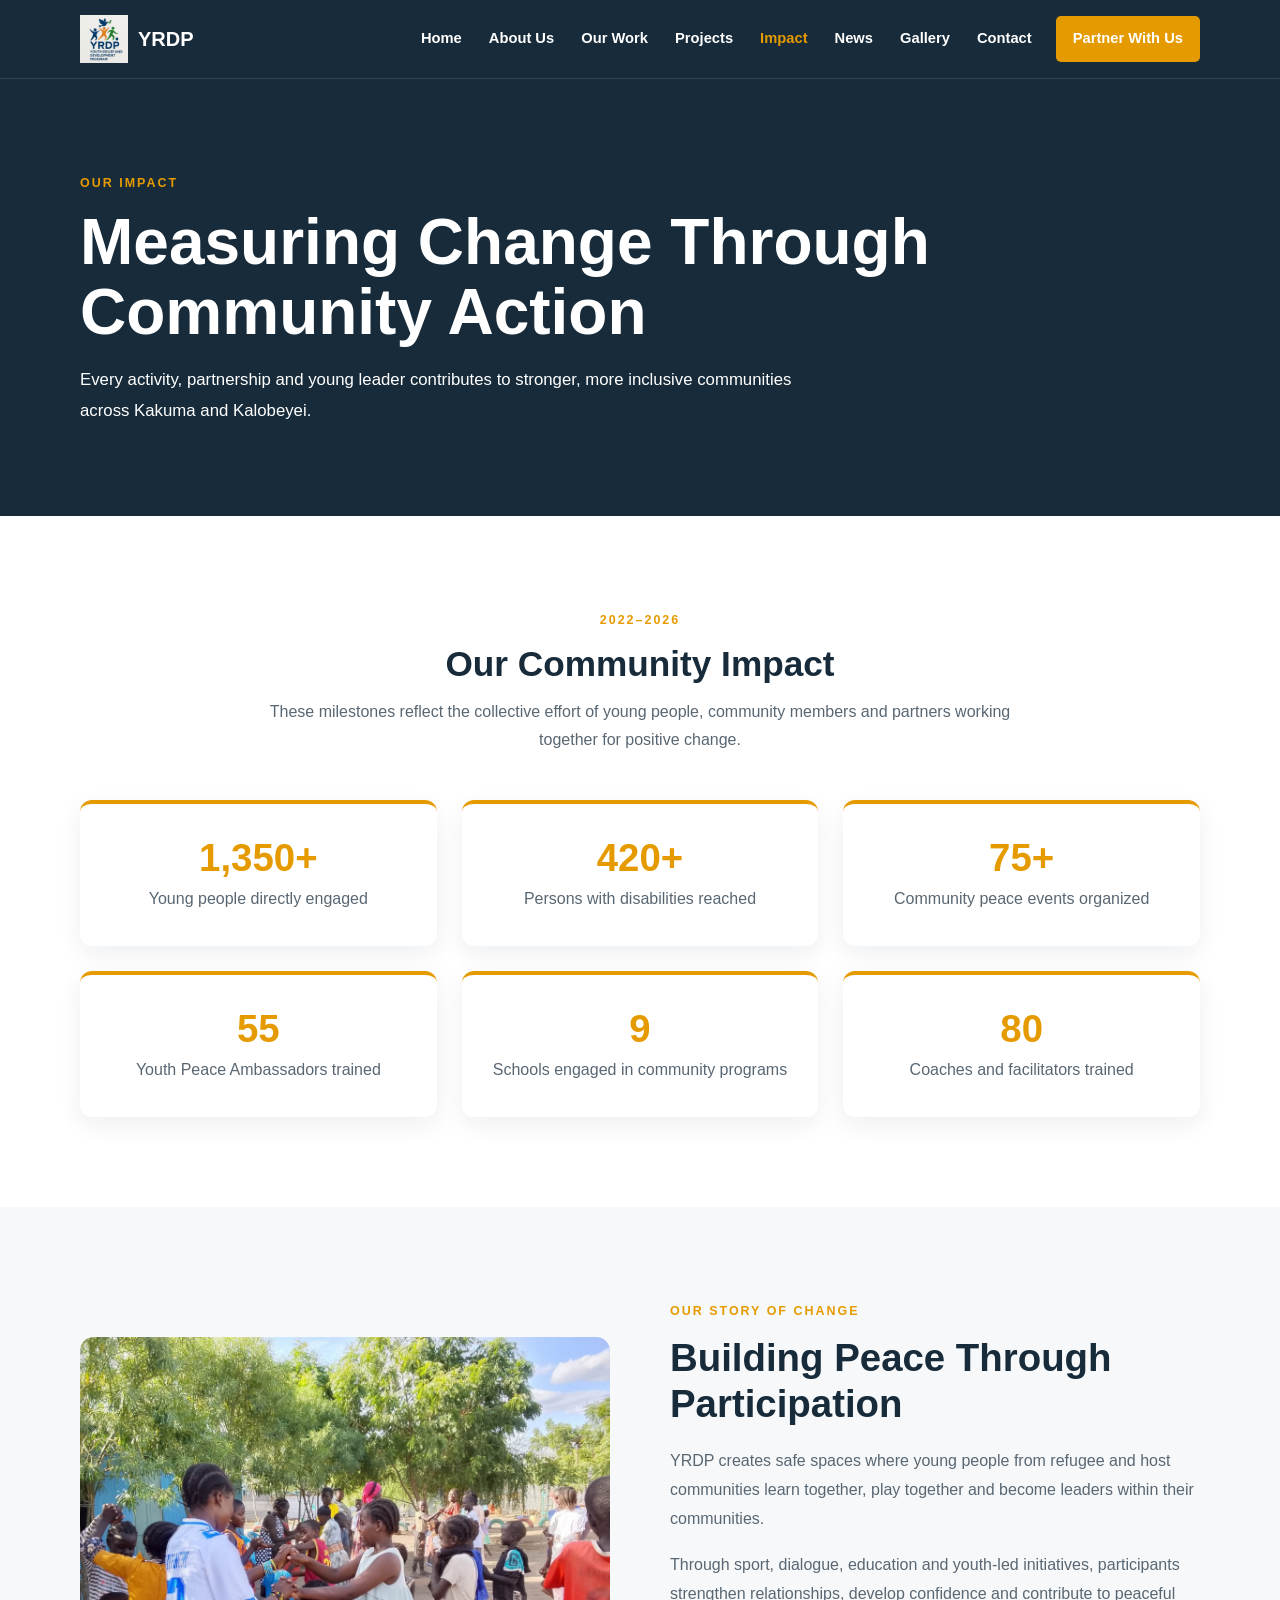
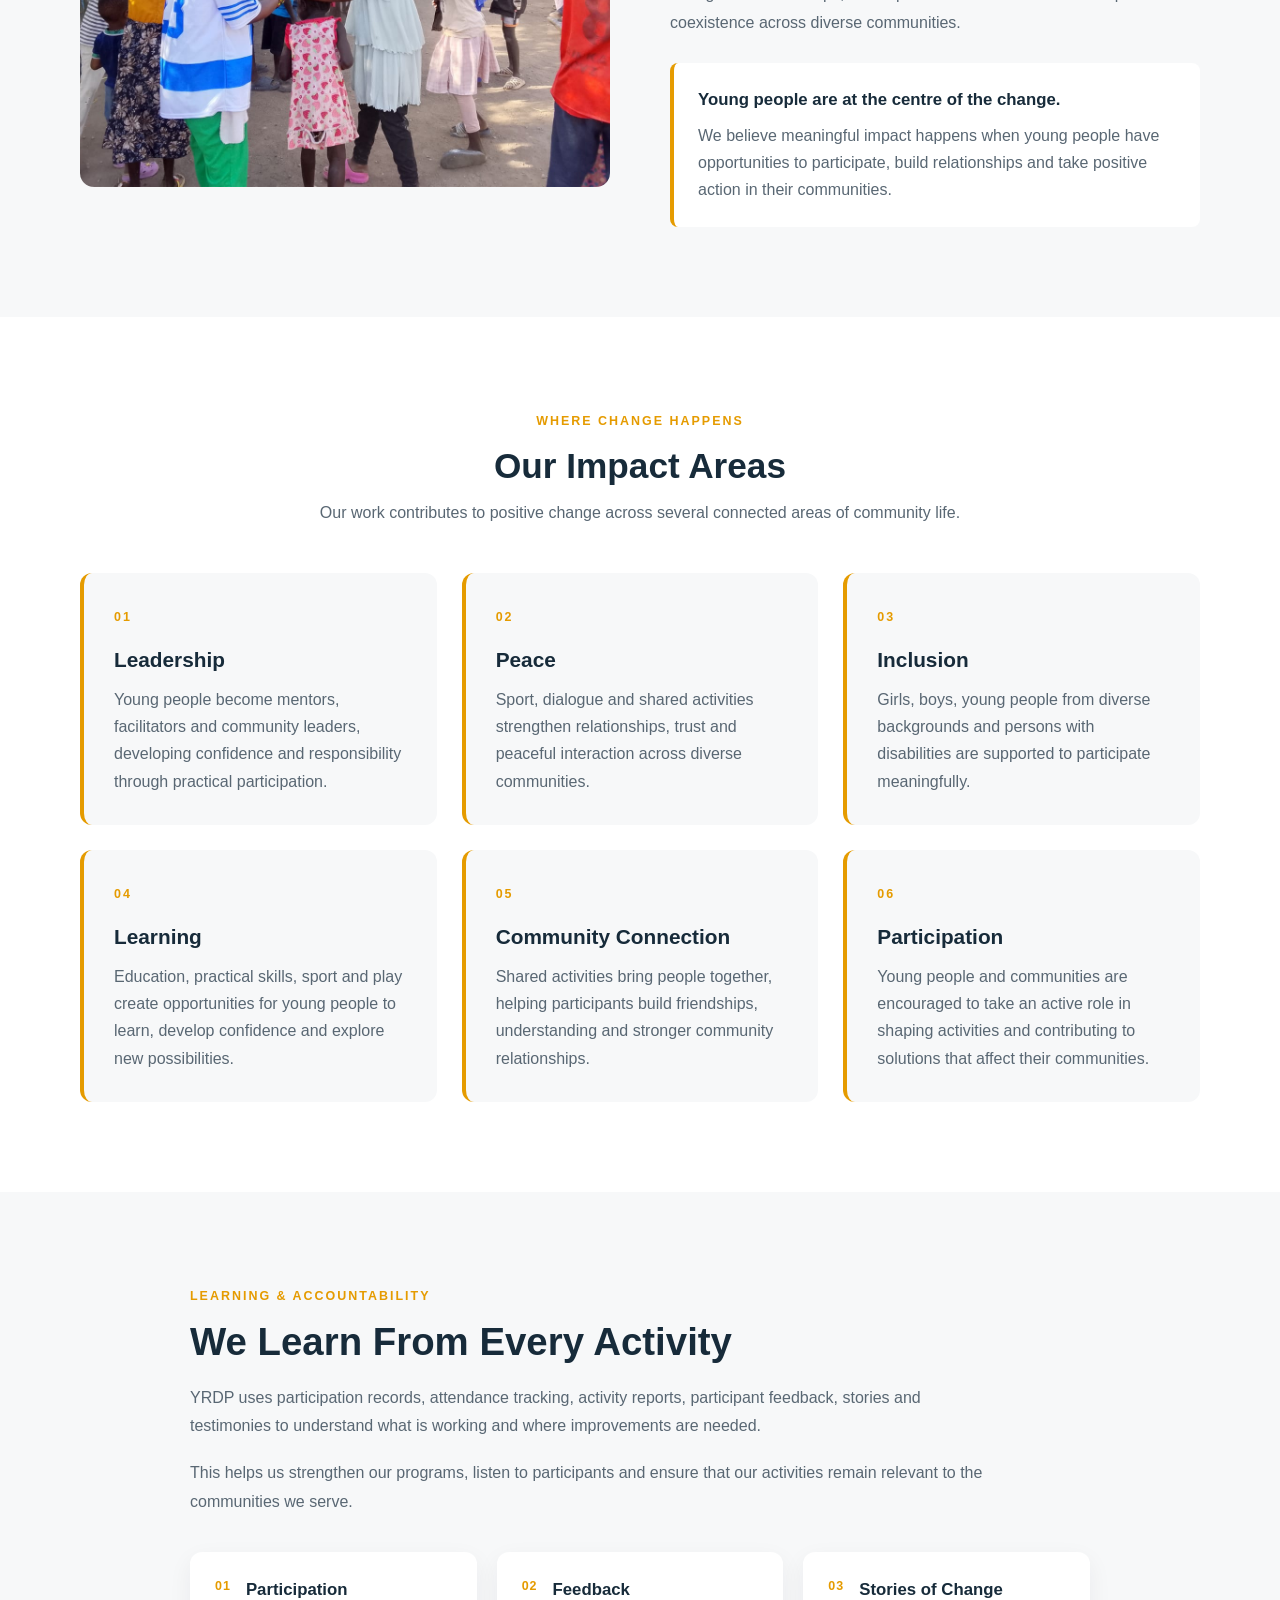
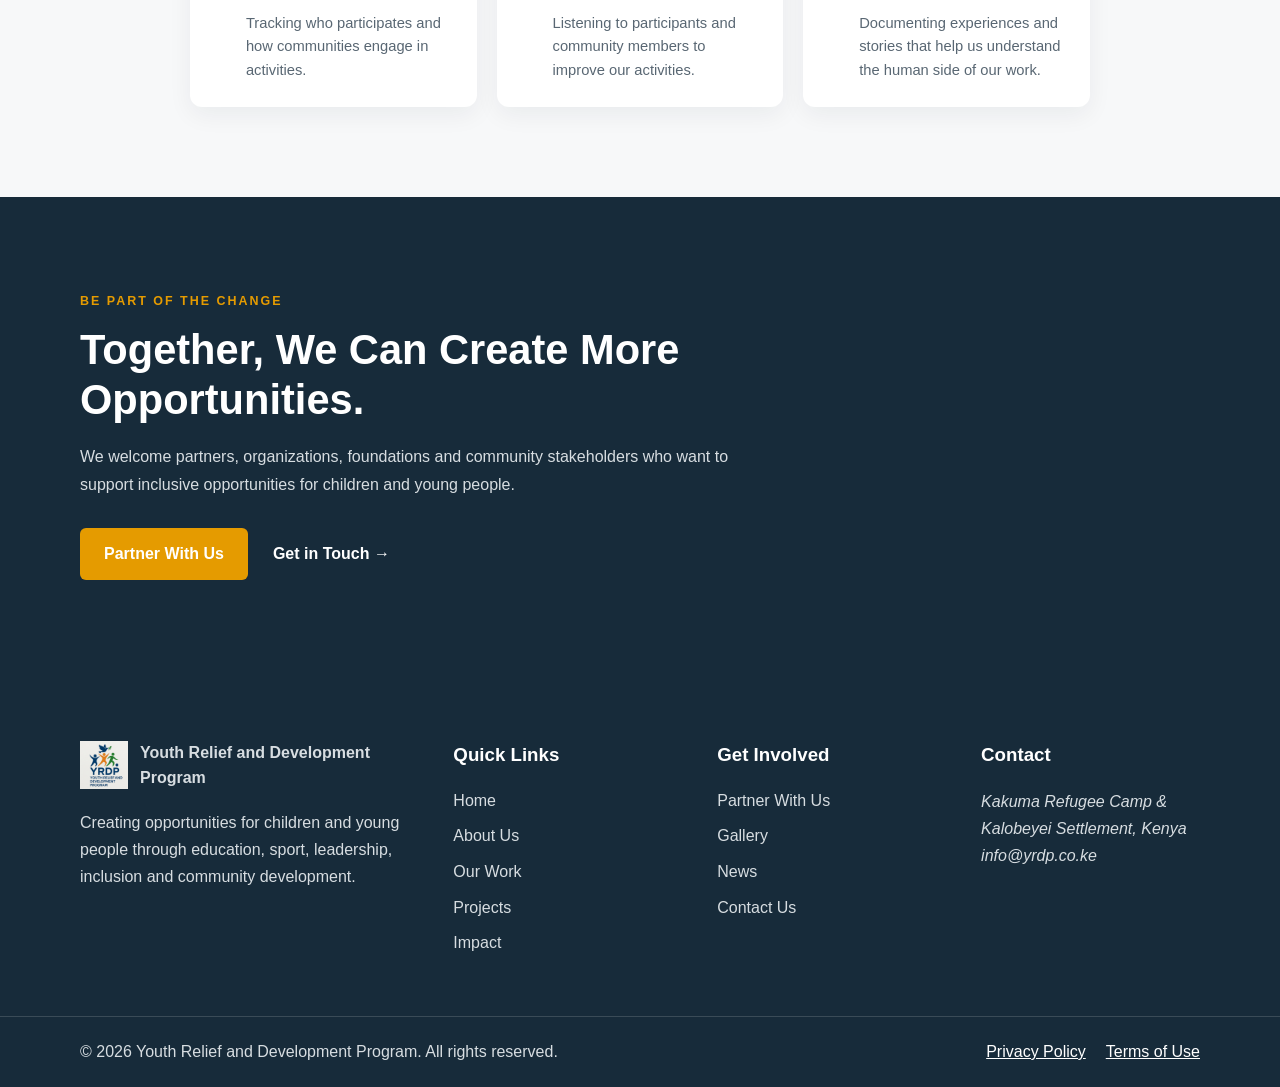
<file: impact.html>
<!DOCTYPE html>
<html lang="en">

<head>

    <meta charset="UTF-8">

    <meta name="viewport"
          content="width=device-width, initial-scale=1.0">

    <title>Our Impact | YRDP</title>

    <meta name="description"
          content="Discover the impact of Youth Relief and Development Program through youth participation, sport, inclusion, learning and community activities in Kakuma and Kalobeyei.">

    <meta name="author"
          content="Youth Relief and Development Program">

    <link rel="icon"
          href="images/favicon.ico">

    <link rel="stylesheet"
          href="css/style.css">

</head>


<body>


<!-- =====================================================
     NAVIGATION
     ===================================================== -->

<header class="site-header">

    <nav class="navbar">

        <div class="container nav-container">

            <a href="index.html" class="logo">

                <img
                    src="images/logo.png"
                    alt="YRDP Logo"
                >

                <span>YRDP</span>

            </a>


            <button
                class="menu-toggle"
                id="menu-toggle"
                aria-label="Open navigation menu"
                aria-expanded="false"
            >

                <span></span>
                <span></span>
                <span></span>

            </button>


            <ul class="nav-links" id="nav-links">

                <li>
                    <a href="index.html">
                        Home
                    </a>
                </li>

                <li>
                    <a href="about.html">
                        About Us
                    </a>
                </li>

                <li>
                    <a href="programs.html">
                        Our Work
                    </a>
                </li>

                <li>
                    <a href="projects.html">
                        Projects
                    </a>
                </li>

                <li>
                    <a href="impact.html" class="active">
                        Impact
                    </a>
                </li>

                <li>
                    <a href="news.html">
                        News
                    </a>
                </li>

                <li>
                    <a href="gallery.html">
                        Gallery
                    </a>
                </li>

                <li>
                    <a href="contact.html">
                        Contact
                    </a>
                </li>

                <li>
                    <a href="partner.html" class="nav-button">
                        Partner With Us
                    </a>
                </li>

            </ul>

        </div>

    </nav>

</header>



<!-- =====================================================
     MAIN CONTENT
     ===================================================== -->

<main>


    <!-- =================================================
         PAGE HERO
         ================================================= -->

    <section class="page-hero">

        <div class="container">

            <span class="section-tag">
                OUR IMPACT
            </span>

            <h1>
                Measuring Change Through
                Community Action
            </h1>

            <p>
                Every activity, partnership and young leader contributes
                to stronger, more inclusive communities across Kakuma and
                Kalobeyei.
            </p>

        </div>

    </section>



    <!-- =================================================
         IMPACT OVERVIEW
         ================================================= -->

    <section class="impact-overview">

        <div class="container">

            <div class="section-heading">

                <span class="section-tag">
                    2022–2026
                </span>

                <h2>
                    Our Community Impact
                </h2>

                <p>
                    These milestones reflect the collective effort of young
                    people, community members and partners working together
                    for positive change.
                </p>

            </div>


            <div class="impact-grid">


                <div class="impact-card">

                    <h3>
                        1,350+
                    </h3>

                    <p>
                        Young people directly engaged
                    </p>

                </div>


                <div class="impact-card">

                    <h3>
                        420+
                    </h3>

                    <p>
                        Persons with disabilities reached
                    </p>

                </div>


                <div class="impact-card">

                    <h3>
                        75+
                    </h3>

                    <p>
                        Community peace events organized
                    </p>

                </div>


                <div class="impact-card">

                    <h3>
                        55
                    </h3>

                    <p>
                        Youth Peace Ambassadors trained
                    </p>

                </div>


                <div class="impact-card">

                    <h3>
                        9
                    </h3>

                    <p>
                        Schools engaged in community programs
                    </p>

                </div>


                <div class="impact-card">

                    <h3>
                        80
                    </h3>

                    <p>
                        Coaches and facilitators trained
                    </p>

                </div>


            </div>

        </div>

    </section>



    <!-- =================================================
         IMPACT STORY
         ================================================= -->

    <section class="story-section">

        <div class="container story-grid">


            <div class="story-image">

                <img
                    src="images/community.jpg"
                    alt="YRDP community activity"
                    loading="lazy"
                >

            </div>


            <div class="story-content">

                <span class="section-tag">
                    OUR STORY OF CHANGE
                </span>

                <h2>
                    Building Peace Through Participation
                </h2>

                <p>
                    YRDP creates safe spaces where young people from
                    refugee and host communities learn together, play
                    together and become leaders within their communities.
                </p>

                <p>
                    Through sport, dialogue, education and youth-led
                    initiatives, participants strengthen relationships,
                    develop confidence and contribute to peaceful
                    coexistence across diverse communities.
                </p>


                <div class="story-highlight">

                    <strong>
                        Young people are at the centre of the change.
                    </strong>

                    <p>
                        We believe meaningful impact happens when young
                        people have opportunities to participate, build
                        relationships and take positive action in their
                        communities.
                    </p>

                </div>

            </div>

        </div>

    </section>



    <!-- =================================================
         IMPACT AREAS
         ================================================= -->

    <section class="results-section">

        <div class="container">

            <div class="section-heading">

                <span class="section-tag">
                    WHERE CHANGE HAPPENS
                </span>

                <h2>
                    Our Impact Areas
                </h2>

                <p>
                    Our work contributes to positive change across several
                    connected areas of community life.
                </p>

            </div>


            <div class="results-grid">


                <article class="result-item">

                    <span class="result-number">
                        01
                    </span>

                    <h3>
                        Leadership
                    </h3>

                    <p>
                        Young people become mentors, facilitators and
                        community leaders, developing confidence and
                        responsibility through practical participation.
                    </p>

                </article>


                <article class="result-item">

                    <span class="result-number">
                        02
                    </span>

                    <h3>
                        Peace
                    </h3>

                    <p>
                        Sport, dialogue and shared activities strengthen
                        relationships, trust and peaceful interaction
                        across diverse communities.
                    </p>

                </article>


                <article class="result-item">

                    <span class="result-number">
                        03
                    </span>

                    <h3>
                        Inclusion
                    </h3>

                    <p>
                        Girls, boys, young people from diverse backgrounds
                        and persons with disabilities are supported to
                        participate meaningfully.
                    </p>

                </article>


                <article class="result-item">

                    <span class="result-number">
                        04
                    </span>

                    <h3>
                        Learning
                    </h3>

                    <p>
                        Education, practical skills, sport and play create
                        opportunities for young people to learn, develop
                        confidence and explore new possibilities.
                    </p>

                </article>


                <article class="result-item">

                    <span class="result-number">
                        05
                    </span>

                    <h3>
                        Community Connection
                    </h3>

                    <p>
                        Shared activities bring people together, helping
                        participants build friendships, understanding and
                        stronger community relationships.
                    </p>

                </article>


                <article class="result-item">

                    <span class="result-number">
                        06
                    </span>

                    <h3>
                        Participation
                    </h3>

                    <p>
                        Young people and communities are encouraged to take
                        an active role in shaping activities and contributing
                        to solutions that affect their communities.
                    </p>

                </article>


            </div>

        </div>

    </section>



    <!-- =================================================
         HOW WE MEASURE IMPACT
         ================================================= -->

    <section class="measurement-section">

        <div class="container">

            <div class="measurement-content">

                <span class="section-tag">
                    LEARNING & ACCOUNTABILITY
                </span>

                <h2>
                    We Learn From Every Activity
                </h2>

                <p>
                    YRDP uses participation records, attendance tracking,
                    activity reports, participant feedback, stories and
                    testimonies to understand what is working and where
                    improvements are needed.
                </p>

                <p>
                    This helps us strengthen our programs, listen to
                    participants and ensure that our activities remain
                    relevant to the communities we serve.
                </p>


                <div class="measurement-points">


                    <div class="measurement-point">

                        <span>
                            01
                        </span>

                        <div>

                            <h3>
                                Participation
                            </h3>

                            <p>
                                Tracking who participates and how communities
                                engage in activities.
                            </p>

                        </div>

                    </div>


                    <div class="measurement-point">

                        <span>
                            02
                        </span>

                        <div>

                            <h3>
                                Feedback
                            </h3>

                            <p>
                                Listening to participants and community members
                                to improve our activities.
                            </p>

                        </div>

                    </div>


                    <div class="measurement-point">

                        <span>
                            03
                        </span>

                        <div>

                            <h3>
                                Stories of Change
                            </h3>

                            <p>
                                Documenting experiences and stories that help
                                us understand the human side of our work.
                            </p>

                        </div>

                    </div>


                </div>

            </div>

        </div>

    </section>



    <!-- =================================================
         CALL TO ACTION
         ================================================= -->

    <section class="impact-cta">

        <div class="container">

            <div class="impact-cta-content">

                <span class="section-tag">
                    BE PART OF THE CHANGE
                </span>

                <h2>
                    Together, We Can Create
                    More Opportunities.
                </h2>

                <p>
                    We welcome partners, organizations, foundations and
                    community stakeholders who want to support inclusive
                    opportunities for children and young people.
                </p>

                <div class="impact-cta-actions">

                    <a
                        href="partner.html"
                        class="btn"
                    >
                        Partner With Us
                    </a>

                    <a
                        href="contact.html"
                        class="impact-text-link"
                    >
                        Get in Touch →
                    </a>

                </div>

            </div>

        </div>

    </section>


</main>



<!-- =====================================================
     FOOTER
     ===================================================== -->

<footer class="site-footer">

    <div class="container footer-grid">


        <div class="footer-column">

            <a
                href="index.html"
                class="footer-logo"
            >

                <img
                    src="images/logo.png"
                    alt="YRDP Logo"
                >

                <span>
                    Youth Relief and Development Program
                </span>

            </a>

            <p>
                Creating opportunities for children and young
                people through education, sport, leadership,
                inclusion and community development.
            </p>

        </div>



        <div class="footer-column">

            <h3>
                Quick Links
            </h3>

            <ul>

                <li>
                    <a href="index.html">
                        Home
                    </a>
                </li>

                <li>
                    <a href="about.html">
                        About Us
                    </a>
                </li>

                <li>
                    <a href="programs.html">
                        Our Work
                    </a>
                </li>

                <li>
                    <a href="projects.html">
                        Projects
                    </a>
                </li>

                <li>
                    <a href="impact.html">
                        Impact
                    </a>
                </li>

            </ul>

        </div>



        <div class="footer-column">

            <h3>
                Get Involved
            </h3>

            <ul>

                <li>
                    <a href="partner.html">
                        Partner With Us
                    </a>
                </li>

                <li>
                    <a href="gallery.html">
                        Gallery
                    </a>
                </li>

                <li>
                    <a href="news.html">
                        News
                    </a>
                </li>

                <li>
                    <a href="contact.html">
                        Contact Us
                    </a>
                </li>

            </ul>

        </div>



        <div class="footer-column">

            <h3>
                Contact
            </h3>

            <address>

                <p>
                    Kakuma Refugee Camp &
                    Kalobeyei Settlement, Kenya
                </p>

                <p>
                    <a href="mailto:info@yrdp.co.ke">
                        info@yrdp.co.ke
                    </a>
                </p>

            </address>

        </div>

    </div>



    <div class="footer-bottom">

        <div class="container footer-bottom-content">

            <p>
                © 2026 Youth Relief and Development Program.
                All rights reserved.
            </p>

            <div>

                <a href="#">
                    Privacy Policy
                </a>

                <a href="#">
                    Terms of Use
                </a>

            </div>

        </div>

    </div>

</footer>



<script src="script/script.js"></script>

</body>

</html>
</file>
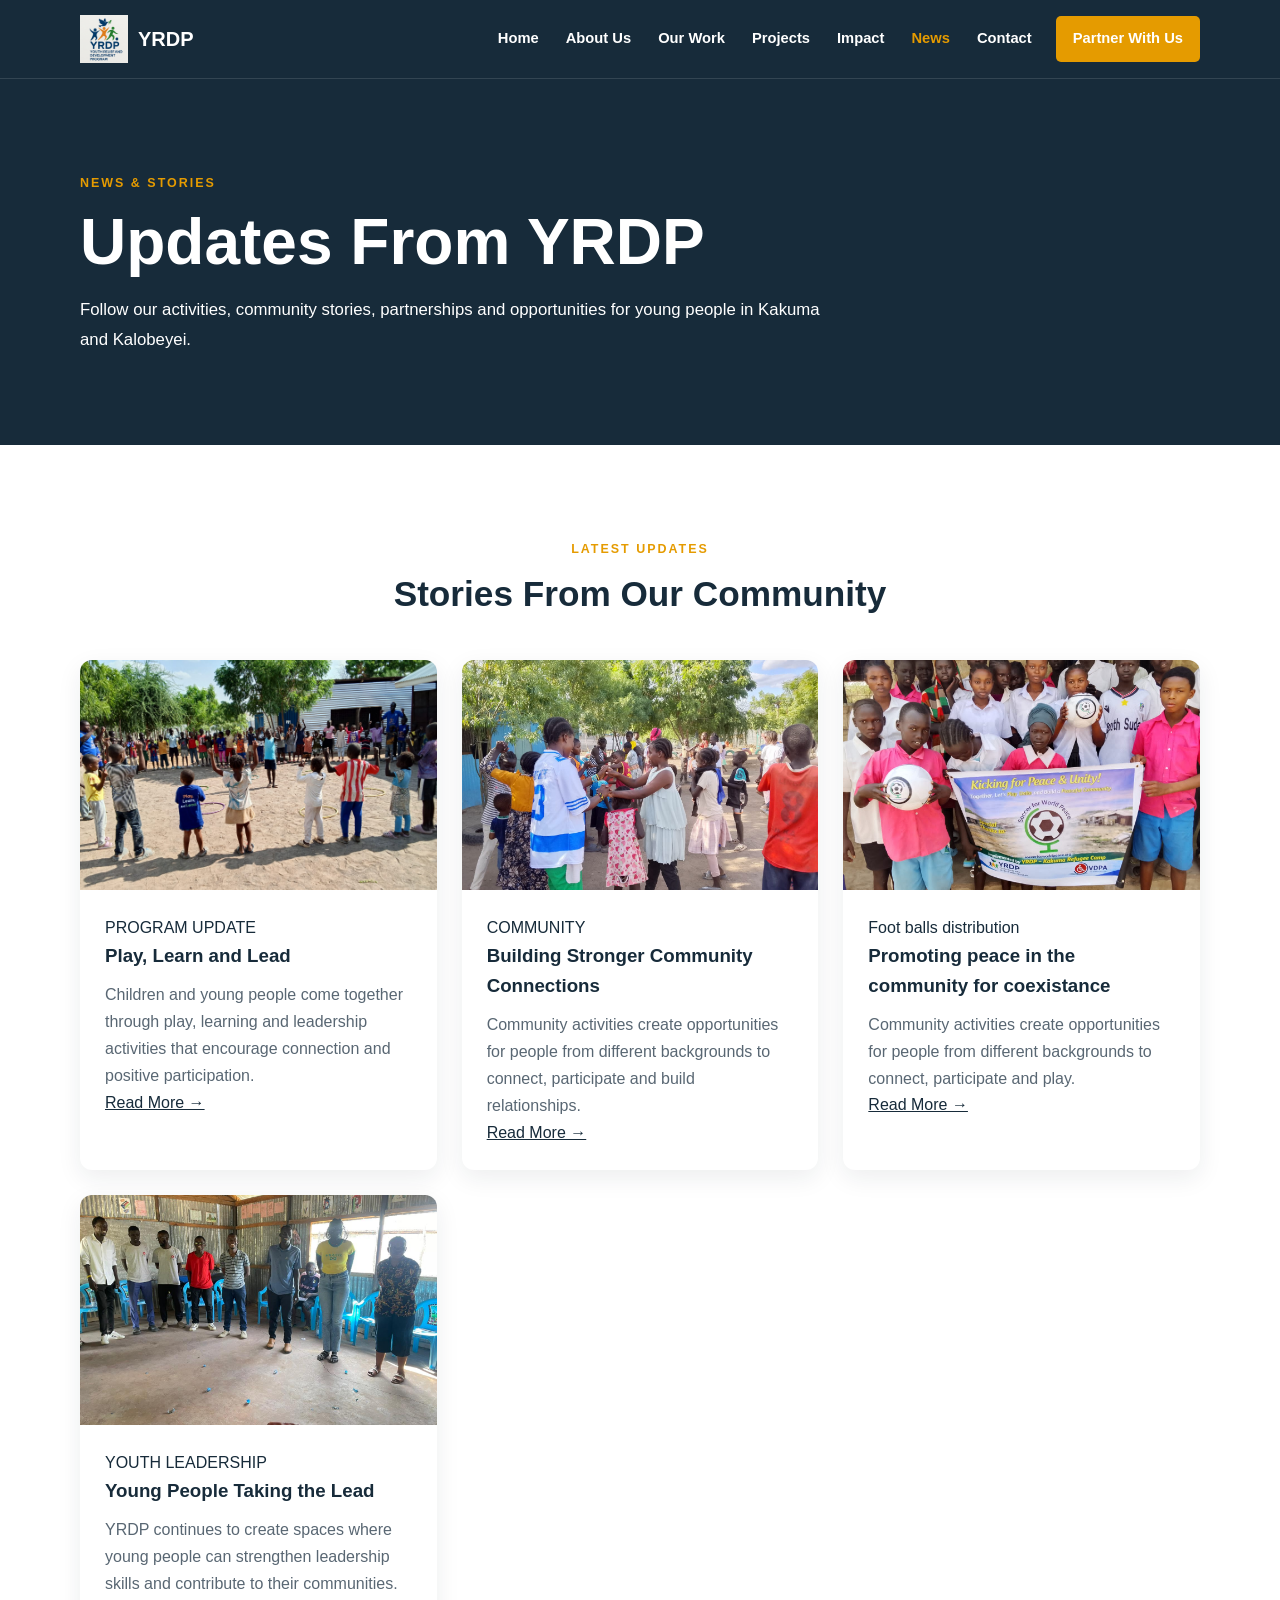
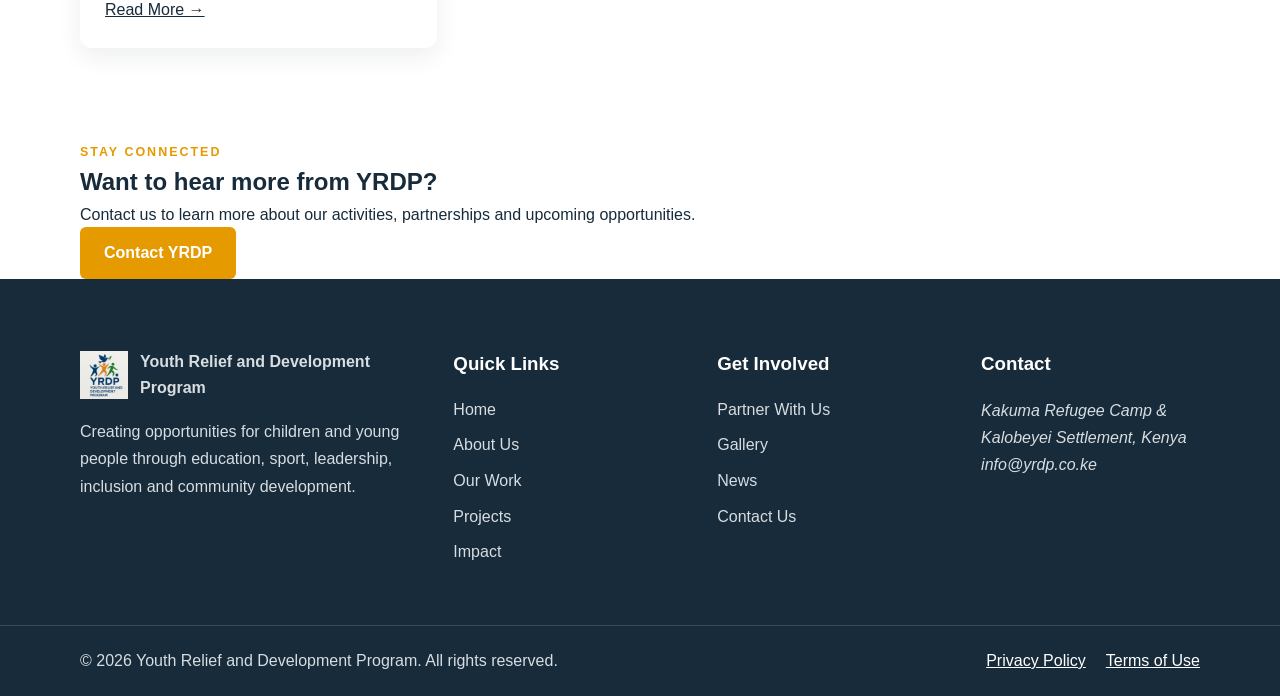
<file: news.html>
<!DOCTYPE html>
<html lang="en">

<head>

    <meta charset="UTF-8">

    <meta name="viewport"
          content="width=device-width, initial-scale=1.0">

    <title>News & Stories | YRDP</title>

    <meta name="description"
          content="News, stories and updates from Youth Relief and Development Program in Kakuma and Kalobeyei.">

    <link rel="stylesheet"
          href="css/style.css">

</head>


<body>


<!-- ==================== NAVIGATION ==================== -->

<header class="site-header">

    <nav class="navbar">

        <div class="container nav-container">

            <a href="index.html" class="logo">

                <img
                    src="images/logo.png"
                    alt="YRDP Logo"
                >

                <span>YRDP</span>

            </a>


            <button
                class="menu-toggle"
                id="menu-toggle"
                aria-label="Open navigation menu"
                aria-expanded="false"
            >

                <span></span>
                <span></span>
                <span></span>

            </button>


            <ul class="nav-links"
                id="nav-links">

                <li>
                    <a href="index.html">
                        Home
                    </a>
                </li>

                <li>
                    <a href="about.html">
                        About Us
                    </a>
                </li>

                <li>
                    <a href="programs.html">
                        Our Work
                    </a>
                </li>

                <li>
                    <a href="projects.html">
                        Projects
                    </a>
                </li>

                <li>
                    <a href="impact.html">
                        Impact
                    </a>
                </li>

                <li>
                    <a href="news.html"
                       class="active">
                        News
                    </a>
                </li>

                <li>
                    <a href="contact.html">
                        Contact
                    </a>
                </li>

                <li>
                    <a href="partner.html"
                       class="nav-button">
                        Partner With Us
                    </a>
                </li>

            </ul>

        </div>

    </nav>

</header>



<!-- ==================== PAGE HERO ==================== -->

<main>

    <section class="page-hero">
        <div class="container">

            <span class="section-tag">NEWS &amp; STORIES</span>

            <h1>Updates From YRDP</h1>

            <p>
                Follow our activities, community stories, partnerships
                and opportunities for young people in Kakuma and Kalobeyei.
            </p>

        </div>
    </section>


    <section class="news-section">

        <div class="container">

            <div class="section-heading">

                <span class="section-tag">LATEST UPDATES</span>

                <h2>Stories From Our Community</h2>

            </div>


            <div class="news-grid">


                <article class="news-card">

                    <img
                        src="images/playlearnlead.jpg"
                        alt="Play, Learn and Lead activity"
                        loading="lazy"
                    >

                    <div class="news-card-content">

                        <span class="news-category">
                            PROGRAM UPDATE
                        </span>

                        <h3>
                            Play, Learn and Lead
                        </h3>

                        <p>
                            Children and young people come together through
                            play, learning and leadership activities that
                            encourage connection and positive participation.
                        </p>

                        <a href="contact.html">
                            Read More →
                        </a>

                    </div>

                </article>


                <article class="news-card">

                    <img
                        src="images/community.jpg"
                        alt="YRDP community activity"
                        loading="lazy"
                    >

                    <div class="news-card-content">

                        <span class="news-category">
                            COMMUNITY
                        </span>

                        <h3>
                            Building Stronger Community Connections
                        </h3>

                        <p>
                            Community activities create opportunities for
                            people from different backgrounds to connect,
                            participate and build relationships.
                        </p>

                        <a href="contact.html">
                            Read More →
                        </a>

                    </div>

                </article>
<article class="news-card">

                    <img
                        src="images/balldistribution.jpg"
                        alt="YRDP community activity"
                        loading="lazy"
                    >

                    <div class="news-card-content">

                        <span class="news-category">
                            Foot balls distribution
                        </span>

                        <h3>
                            Promoting peace in the community for coexistance
                        </h3>

                        <p>
                            Community activities create opportunities for
                            people from different backgrounds to connect,
                            participate and play.
                        </p>

                        <a href="contact.html">
                            Read More →
                        </a>

                    </div>

                </article>

                <article class="news-card">

                    <img
                        src="images/youth-leadership.jpg"
                        alt="YRDP youth leadership activity"
                        loading="lazy"
                    >

                    <div class="news-card-content">

                        <span class="news-category">
                            YOUTH LEADERSHIP
                        </span>

                        <h3>
                            Young People Taking the Lead
                        </h3>

                        <p>
                            YRDP continues to create spaces where young
                            people can strengthen leadership skills and
                            contribute to their communities.
                        </p>

                        <a href="contact.html">
                            Read More →
                        </a>

                    </div>

                </article>


            </div>

        </div>

    </section>


    <section class="news-cta">

        <div class="container">

            <span class="section-tag">
                STAY CONNECTED
            </span>

            <h2>Want to hear more from YRDP?</h2>

            <p>
                Contact us to learn more about our activities,
                partnerships and upcoming opportunities.
            </p>

            <a href="contact.html" class="btn">
                Contact YRDP
            </a>

        </div>

    </section>

</main>



<!-- ==================== FOOTER ==================== -->

<footer class="site-footer">

    <div class="container footer-grid">


        <div class="footer-column">

            <a href="index.html"
               class="footer-logo">

                <img
                    src="images/logo.png"
                    alt="YRDP Logo"
                >

                <span>
                    Youth Relief and Development Program
                </span>

            </a>

            <p>
                Creating opportunities for children and young
                people through education, sport, leadership,
                inclusion and community development.
            </p>

        </div>


        <div class="footer-column">

            <h3>
                Quick Links
            </h3>

            <ul>

                <li>
                    <a href="index.html">
                        Home
                    </a>
                </li>

                <li>
                    <a href="about.html">
                        About Us
                    </a>
                </li>

                <li>
                    <a href="programs.html">
                        Our Work
                    </a>
                </li>

                <li>
                    <a href="projects.html">
                        Projects
                    </a>
                </li>

                <li>
                    <a href="impact.html">
                        Impact
                    </a>
                </li>

            </ul>

        </div>


        <div class="footer-column">

            <h3>
                Get Involved
            </h3>

            <ul>

                <li>
                    <a href="partner.html">
                        Partner With Us
                    </a>
                </li>

                <li>
                    <a href="gallery.html">
                        Gallery
                    </a>
                </li>

                <li>
                    <a href="news.html">
                        News
                    </a>
                </li>

                <li>
                    <a href="contact.html">
                        Contact Us
                    </a>
                </li>

            </ul>

        </div>


        <div class="footer-column">

            <h3>
                Contact
            </h3>

            <address>

                <p>
                    Kakuma Refugee Camp &
                    Kalobeyei Settlement, Kenya
                </p>

                <p>
                    <a href="mailto:info@yrdp.co.ke">
                        info@yrdp.co.ke
                    </a>
                </p>

            </address>

        </div>

    </div>


    <div class="footer-bottom">

        <div class="container footer-bottom-content">

            <p>
                © 2026 Youth Relief and Development Program.
                All rights reserved.
            </p>

            <div>

                <a href="#">
                    Privacy Policy
                </a>

                <a href="#">
                    Terms of Use
                </a>

            </div>

        </div>

    </div>

</footer>


<script src="script/script.js"></script>

</body>

</html>
</file>
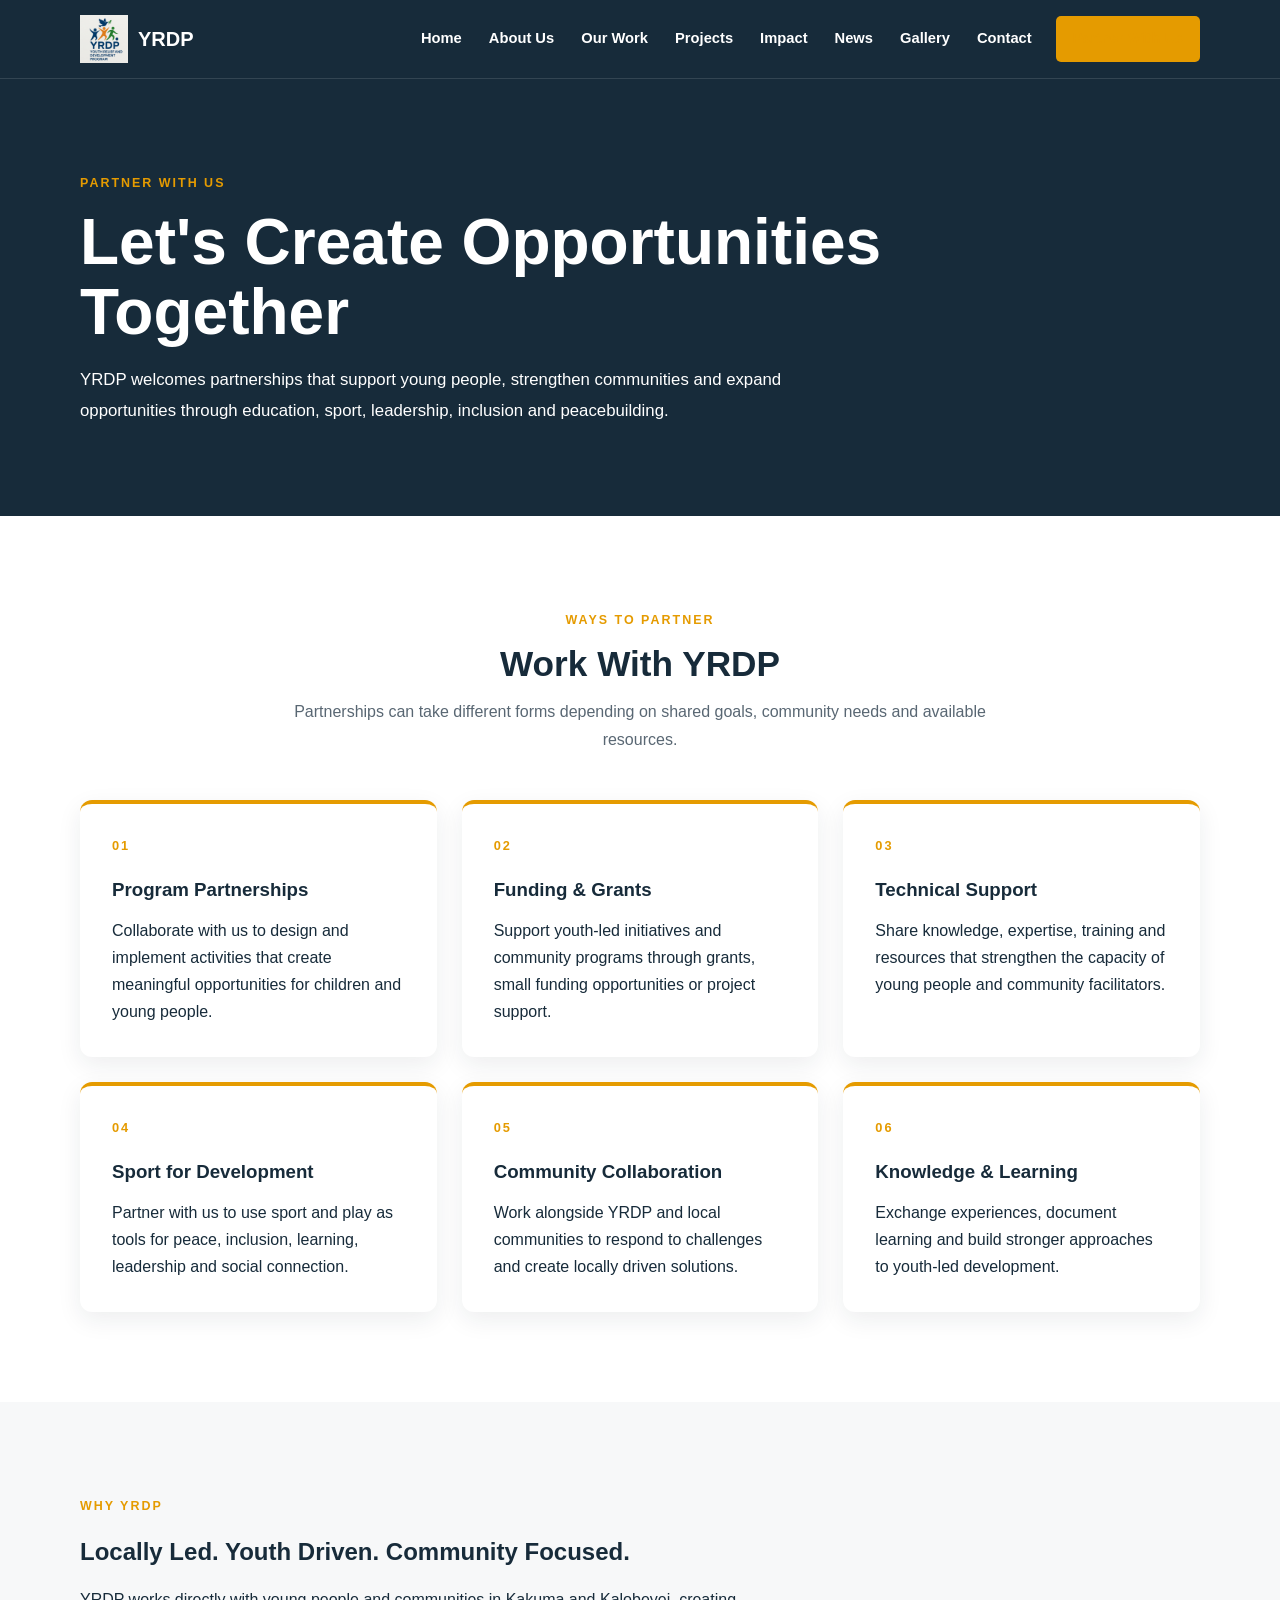
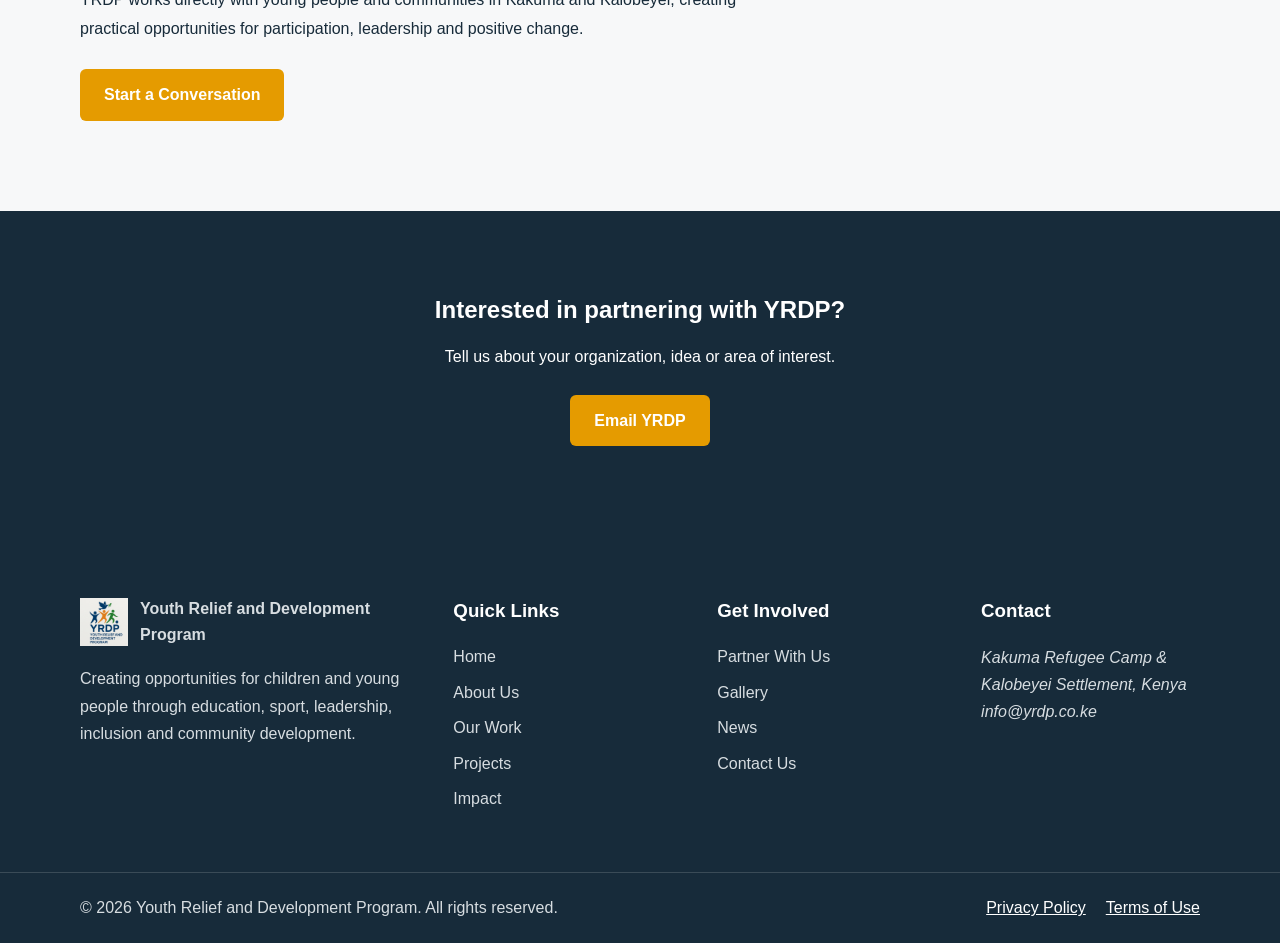
<file: partner.html>
<!DOCTYPE html>
<html lang="en">

<head>

    <meta charset="UTF-8">

    <meta name="viewport"
          content="width=device-width, initial-scale=1.0">

    <title>Partner With Us | YRDP</title>

    <meta name="description"
          content="Partner with Youth Relief and Development Program to create opportunities for children, young people and communities in Kakuma and Kalobeyei.">

    <link rel="stylesheet"
          href="css/style.css">

</head>


<body>


<!-- ==================== NAVIGATION ==================== -->

<header class="site-header">

    <nav class="navbar">

        <div class="container nav-container">

            <a href="index.html" class="logo">

                <img
                    src="images/logo.png"
                    alt="YRDP Logo"
                >

                <span>YRDP</span>

            </a>


            <button
                class="menu-toggle"
                id="menu-toggle"
                aria-label="Open navigation menu"
                aria-expanded="false"
            >

                <span></span>
                <span></span>
                <span></span>

            </button>


            <ul class="nav-links"
                id="nav-links">

                <li>
                    <a href="index.html">
                        Home
                    </a>
                </li>

                <li>
                    <a href="about.html">
                        About Us
                    </a>
                </li>

                <li>
                    <a href="programs.html">
                        Our Work
                    </a>
                </li>

                <li>
                    <a href="projects.html">
                        Projects
                    </a>
                </li>

                <li>
                    <a href="impact.html">
                        Impact
                    </a>
                </li>

                <li>
                    <a href="news.html">
                        News
                    </a>
                </li>

                <li>
                    <a href="gallery.html">
                        Gallery
                    </a>
                </li>

                <li>
                    <a href="contact.html">
                        Contact
                    </a>
                </li>

                <li>
                    <a href="partner.html"
                       class="nav-button active">
                        Partner With Us
                    </a>
                </li>

            </ul>

        </div>

    </nav>

</header>



<!-- ==================== HERO ==================== -->

<main>

    <section class="page-hero">
        <div class="container">

            <span class="section-tag">PARTNER WITH US</span>

            <h1>Let's Create Opportunities Together</h1>

            <p>
                YRDP welcomes partnerships that support young people,
                strengthen communities and expand opportunities through
                education, sport, leadership, inclusion and peacebuilding.
            </p>

        </div>
    </section>


    <section class="partner-section">

        <div class="container">

            <div class="section-heading">

                <span class="section-tag">WAYS TO PARTNER</span>

                <h2>Work With YRDP</h2>

                <p>
                    Partnerships can take different forms depending on
                    shared goals, community needs and available resources.
                </p>

            </div>


            <div class="partner-grid">

                <div class="partner-card">

                    <span class="partner-number">01</span>

                    <h3>Program Partnerships</h3>

                    <p>
                        Collaborate with us to design and implement
                        activities that create meaningful opportunities
                        for children and young people.
                    </p>

                </div>


                <div class="partner-card">

                    <span class="partner-number">02</span>

                    <h3>Funding &amp; Grants</h3>

                    <p>
                        Support youth-led initiatives and community
                        programs through grants, small funding opportunities
                        or project support.
                    </p>

                </div>


                <div class="partner-card">

                    <span class="partner-number">03</span>

                    <h3>Technical Support</h3>

                    <p>
                        Share knowledge, expertise, training and resources
                        that strengthen the capacity of young people and
                        community facilitators.
                    </p>

                </div>


                <div class="partner-card">

                    <span class="partner-number">04</span>

                    <h3>Sport for Development</h3>

                    <p>
                        Partner with us to use sport and play as tools for
                        peace, inclusion, learning, leadership and social
                        connection.
                    </p>

                </div>


                <div class="partner-card">

                    <span class="partner-number">05</span>

                    <h3>Community Collaboration</h3>

                    <p>
                        Work alongside YRDP and local communities to respond
                        to challenges and create locally driven solutions.
                    </p>

                </div>


                <div class="partner-card">

                    <span class="partner-number">06</span>

                    <h3>Knowledge &amp; Learning</h3>

                    <p>
                        Exchange experiences, document learning and build
                        stronger approaches to youth-led development.
                    </p>

                </div>

            </div>

        </div>

    </section>


    <section class="partner-highlight">

        <div class="container">

            <div class="partner-highlight-content">

                <span class="section-tag">
                    WHY YRDP
                </span>

                <h2>Locally Led. Youth Driven. Community Focused.</h2>

                <p>
                    YRDP works directly with young people and communities
                    in Kakuma and Kalobeyei, creating practical opportunities
                    for participation, leadership and positive change.
                </p>

                <a href="contact.html" class="btn">
                    Start a Conversation
                </a>

            </div>

        </div>

    </section>


    <section class="partner-cta">

        <div class="container">

            <h2>Interested in partnering with YRDP?</h2>

            <p>
                Tell us about your organization, idea or area of interest.
            </p>

            <a
                href="mailto:info@yrdp.co.ke"
                class="btn"
            >
                Email YRDP
            </a>

        </div>

    </section>

</main>



<!-- ==================== FOOTER ==================== -->

<footer class="site-footer">

    <div class="container footer-grid">


        <div class="footer-column">

            <a href="index.html"
               class="footer-logo">

                <img
                    src="images/logo.png"
                    alt="YRDP Logo"
                >

                <span>
                    Youth Relief and Development Program
                </span>

            </a>

            <p>
                Creating opportunities for children and young
                people through education, sport, leadership,
                inclusion and community development.
            </p>

        </div>


        <div class="footer-column">

            <h3>
                Quick Links
            </h3>

            <ul>

                <li>
                    <a href="index.html">
                        Home
                    </a>
                </li>

                <li>
                    <a href="about.html">
                        About Us
                    </a>
                </li>

                <li>
                    <a href="programs.html">
                        Our Work
                    </a>
                </li>

                <li>
                    <a href="projects.html">
                        Projects
                    </a>
                </li>

                <li>
                    <a href="impact.html">
                        Impact
                    </a>
                </li>

            </ul>

        </div>


        <div class="footer-column">

            <h3>
                Get Involved
            </h3>

            <ul>

                <li>
                    <a href="partner.html">
                        Partner With Us
                    </a>
                </li>

                <li>
                    <a href="gallery.html">
                        Gallery
                    </a>
                </li>

                <li>
                    <a href="news.html">
                        News
                    </a>
                </li>

                <li>
                    <a href="contact.html">
                        Contact Us
                    </a>
                </li>

            </ul>

        </div>


        <div class="footer-column">

            <h3>
                Contact
            </h3>

            <address>

                <p>
                    Kakuma Refugee Camp &amp Kalobeyei Settlement, Kenya
                </p>

                <p>
                    <a href="mailto:info@yrdp.co.ke">
                        info@yrdp.co.ke
                    </a>
                </p>

            </address>

        </div>

    </div>


    <div class="footer-bottom">

        <div class="container footer-bottom-content">

            <p>
                © 2026 Youth Relief and Development Program.
                All rights reserved.
            </p>

            <div>

                <a href="#">
                    Privacy Policy
                </a>

                <a href="#">
                    Terms of Use
                </a>

            </div>

        </div>

    </div>

</footer>


<script src="script/script.js"></script>

</body>

</html>
</file>
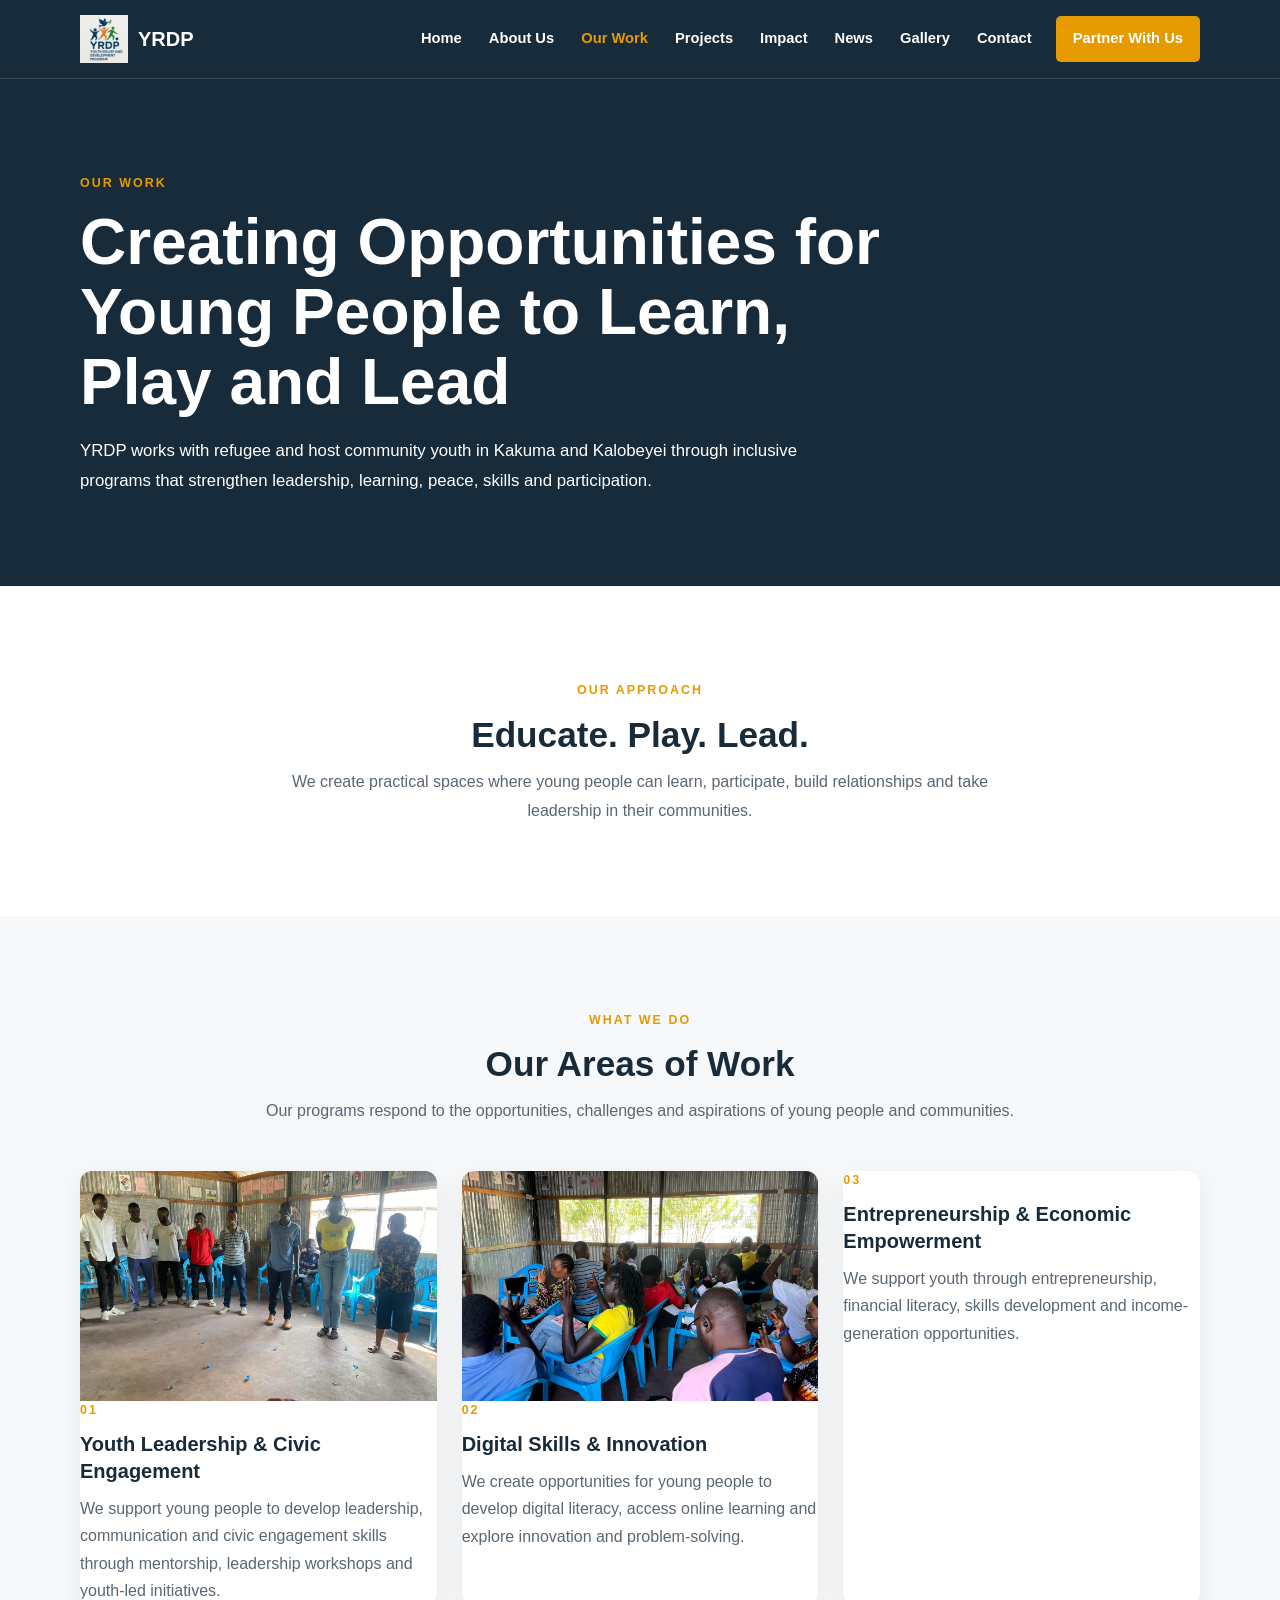
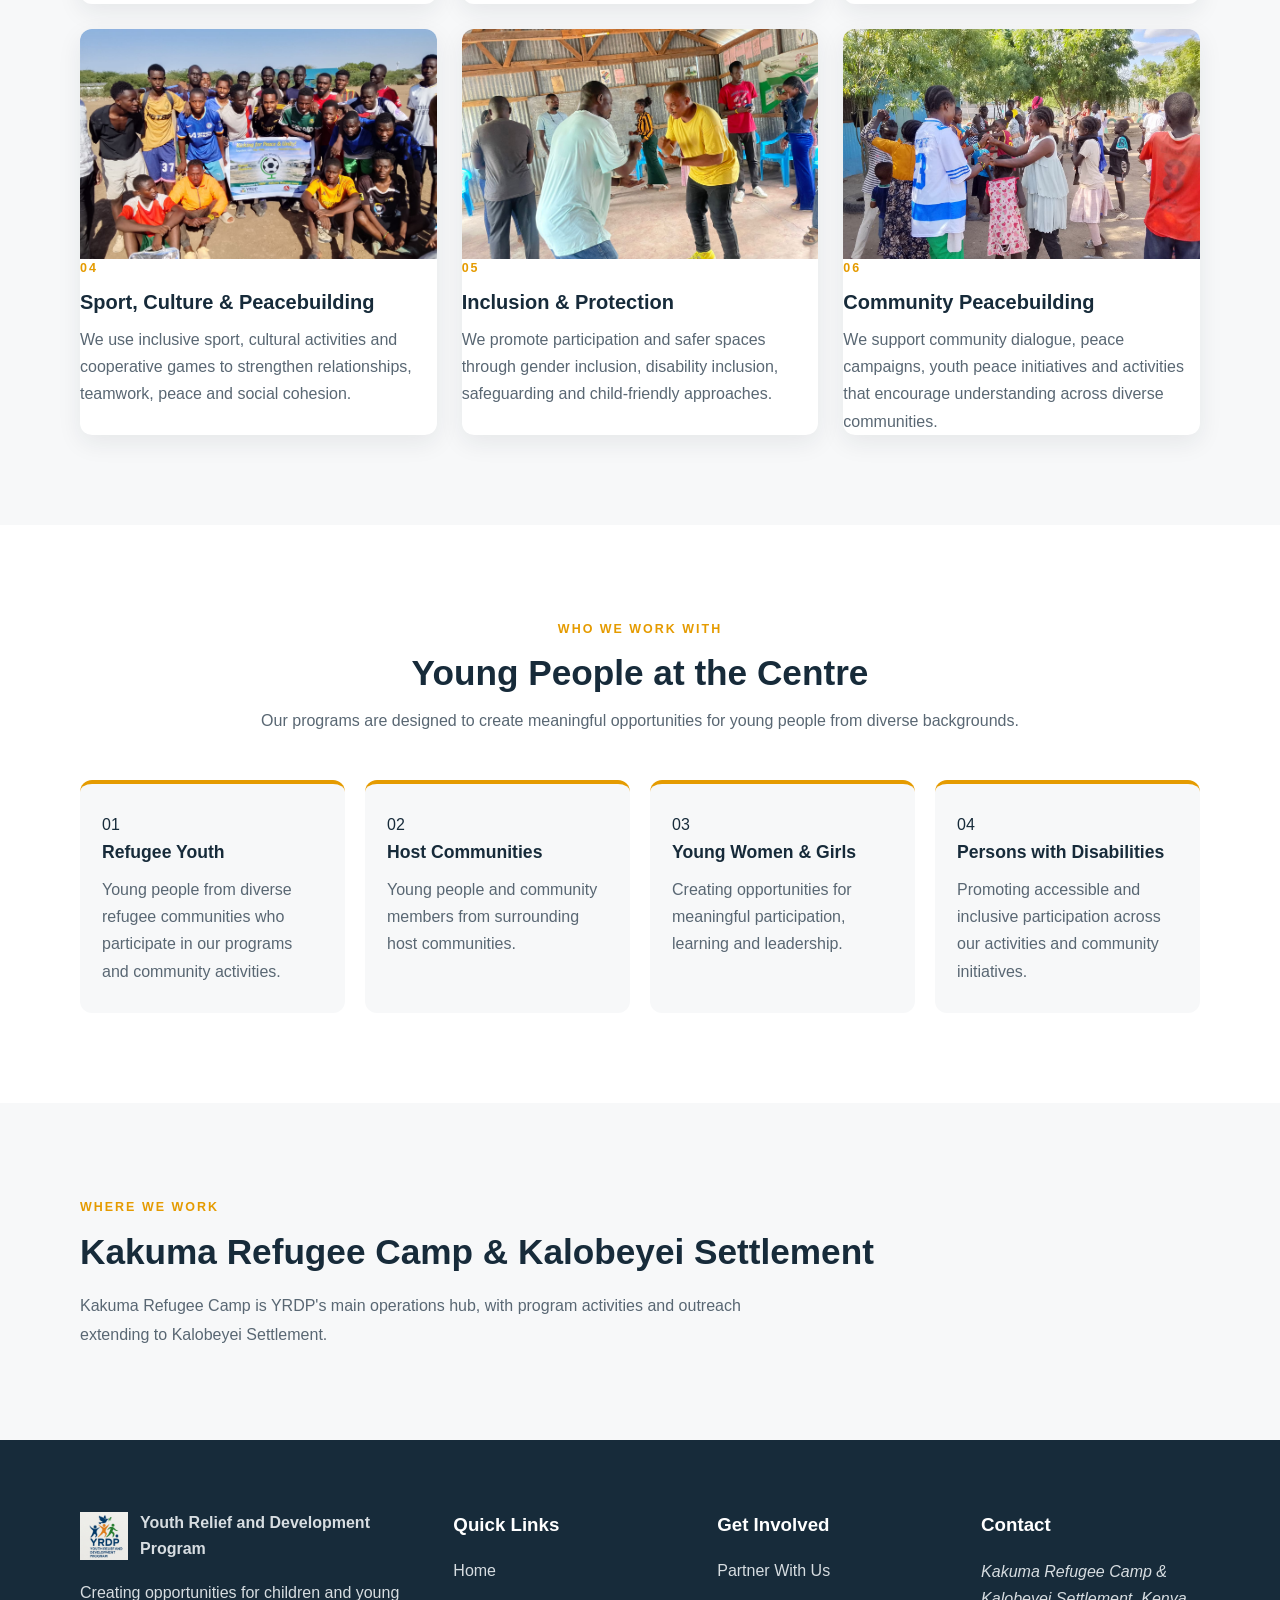
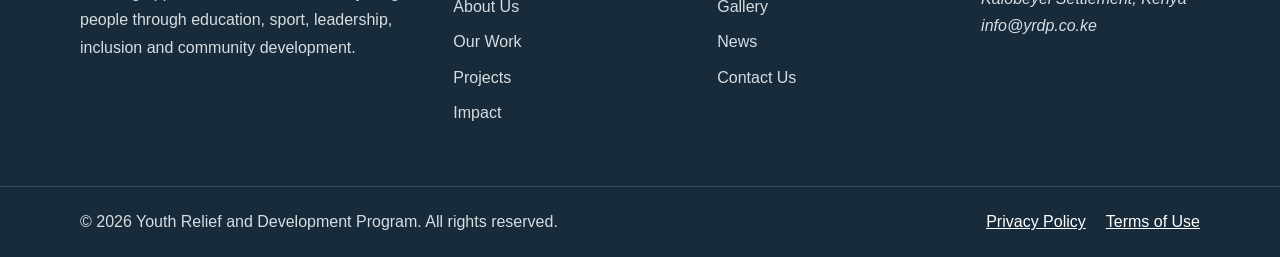
<file: programs.html>
<!DOCTYPE html>
<html lang="en">

<head>

    <meta charset="UTF-8">

    <meta name="viewport"
          content="width=device-width, initial-scale=1.0">

    <title>Our Work | YRDP</title>

    <meta name="description"
          content="Explore YRDP's work in education, sport for development, youth leadership, disability inclusion, peacebuilding and livelihoods.">

    <meta name="author"
          content="Youth Relief and Development Program">

    <link rel="icon"
          href="images/favicon.ico">

    <link rel="preconnect"
          href="https://fonts.googleapis.com">

    <link rel="preconnect"
          href="https://fonts.gstatic.com"
          crossorigin>

    <link href="https://fonts.googleapis.com/css2?family=Poppins:wght@300;400;500;600;700&display=swap"
          rel="stylesheet">

    <link rel="stylesheet"
          href="css/style.css">

</head>


<body>


<!-- =====================================================
     NAVIGATION
     ===================================================== -->

<header class="site-header">

    <nav class="navbar">

        <div class="container nav-container">

            <a href="index.html" class="logo">

                <img
                    src="images/logo.png"
                    alt="YRDP Logo"
                >

                <span>YRDP</span>

            </a>


            <button
                class="menu-toggle"
                id="menu-toggle"
                aria-label="Open navigation menu"
                aria-expanded="false"
            >

                <span></span>
                <span></span>
                <span></span>

            </button>


            <ul class="nav-links" id="nav-links">

                <li>
                    <a href="index.html">
                        Home
                    </a>
                </li>

                <li>
                    <a href="about.html">
                        About Us
                    </a>
                </li>

                <li>
                    <a href="programs.html" class="active">
                        Our Work
                    </a>
                </li>

                <li>
                    <a href="projects.html">
                        Projects
                    </a>
                </li>

                <li>
                    <a href="impact.html">
                        Impact
                    </a>
                </li>

                <li>
                    <a href="news.html">
                        News
                    </a>
                </li>

                <li>
                    <a href="gallery.html">
                        Gallery
                    </a>
                </li>

                <li>
                    <a href="contact.html">
                        Contact
                    </a>
                </li>

                <li>
                    <a href="partner.html"
                       class="nav-button">
                        Partner With Us
                    </a>
                </li>

            </ul>

        </div>

    </nav>

</header>



<!-- =====================================================
     PAGE CONTENT
     ===================================================== -->

<main>


    <!-- =================================================
         PAGE HERO
         ================================================= -->

    <section class="page-hero">

        <div class="container">

            <span class="section-tag">
                OUR WORK
            </span>

            <h1>
                Creating Opportunities for Young People
                to Learn, Play and Lead
            </h1>

            <p>
                YRDP works with refugee and host community youth
                in Kakuma and Kalobeyei through inclusive programs
                that strengthen leadership, learning, peace,
                skills and participation.
            </p>

        </div>

    </section>



    <!-- =================================================
         OUR APPROACH
         ================================================= -->

    <section class="work-intro">

        <div class="container">

            <div class="section-heading">

                <span class="section-tag">
                    OUR APPROACH
                </span>

                <h2>
                    Educate. Play. Lead.
                </h2>

                <p>
                    We create practical spaces where young people
                    can learn, participate, build relationships and
                    take leadership in their communities.
                </p>

            </div>

        </div>

    </section>



    <!-- =================================================
         PROGRAM AREAS
         ================================================= -->

    <section class="programs-section">

        <div class="container">

            <div class="section-heading">

                <span class="section-tag">
                    WHAT WE DO
                </span>

                <h2>
                    Our Areas of Work
                </h2>

                <p>
                    Our programs respond to the opportunities,
                    challenges and aspirations of young people
                    and communities.
                </p>

            </div>


            <div class="programs-grid">


                <!-- =====================================
                     01 — YOUTH LEADERSHIP
                     ===================================== -->

                <article class="program-card">

                    <img
                        src="images/youth-leadership.jpg"
                        alt="Young people participating in a YRDP leadership activity"
                        loading="lazy"
                    >

                    <span class="program-number">
                        01
                    </span>

                    <h3>
                        Youth Leadership &amp;
                        Civic Engagement
                    </h3>

                    <p>
                        We support young people to develop
                        leadership, communication and civic
                        engagement skills through mentorship,
                        leadership workshops and youth-led
                        initiatives.
                    </p>

                </article>



                <!-- =====================================
                     02 — DIGITAL SKILLS
                     ===================================== -->

                <article class="program-card">

                    <img
                        src="images/learning.jpg"
                        alt="Young people participating in learning activities"
                        loading="lazy"
                    >

                    <span class="program-number">
                        02
                    </span>

                    <h3>
                        Digital Skills &amp;
                        Innovation
                    </h3>

                    <p>
                        We create opportunities for young people
                        to develop digital literacy, access online
                        learning and explore innovation and
                        problem-solving.
                    </p>

                </article>



                <!-- =====================================
                     03 — ENTREPRENEURSHIP
                     NO IMAGE FOR NOW
                     ===================================== -->

                <article class="program-card program-card-no-image">

                    <span class="program-number">
                        03
                    </span>

                    <h3>
                        Entrepreneurship &amp;
                        Economic Empowerment
                    </h3>

                    <p>
                        We support youth through entrepreneurship,
                        financial literacy, skills development and
                        income-generation opportunities.
                    </p>

                </article>



                <!-- =====================================
                     04 — SPORT & PEACE
                     ===================================== -->

                <article class="program-card">

                    <img
                        src="images/sport-peace.jpg"
                        alt="Young people participating in sport for peace"
                        loading="lazy"
                    >

                    <span class="program-number">
                        04
                    </span>

                    <h3>
                        Sport, Culture &amp;
                        Peacebuilding
                    </h3>

                    <p>
                        We use inclusive sport, cultural activities
                        and cooperative games to strengthen
                        relationships, teamwork, peace and
                        social cohesion.
                    </p>

                </article>



                <!-- =====================================
                     05 — INCLUSION
                     ===================================== -->

                <article class="program-card">

                    <img
                        src="images/inclusion.jpg"
                        alt="Inclusive YRDP community activity"
                        loading="lazy"
                    >

                    <span class="program-number">
                        05
                    </span>

                    <h3>
                        Inclusion &amp;
                        Protection
                    </h3>

                    <p>
                        We promote participation and safer spaces
                        through gender inclusion, disability
                        inclusion, safeguarding and child-friendly
                        approaches.
                    </p>

                </article>



                <!-- =====================================
                     06 — PEACEBUILDING
                     ===================================== -->

                <article class="program-card">

                    <img
                        src="images/community.jpg"
                        alt="Young people participating in a community peacebuilding activity"
                        loading="lazy"
                    >

                    <span class="program-number">
                        06
                    </span>

                    <h3>
                        Community
                        Peacebuilding
                    </h3>

                    <p>
                        We support community dialogue, peace
                        campaigns, youth peace initiatives and
                        activities that encourage understanding
                        across diverse communities.
                    </p>

                </article>


            </div>

        </div>

    </section>



    <!-- =================================================
         WHO WE WORK WITH
         ================================================= -->

    <section class="beneficiaries-section">

        <div class="container">

            <div class="section-heading">

                <span class="section-tag">
                    WHO WE WORK WITH
                </span>

                <h2>
                    Young People at the Centre
                </h2>

                <p>
                    Our programs are designed to create meaningful
                    opportunities for young people from diverse
                    backgrounds.
                </p>

            </div>


            <div class="beneficiary-list">


                <!-- REFUGEE YOUTH -->

                <div class="beneficiary-item">

                    <span class="beneficiary-number">
                        01
                    </span>

                    <h3>
                        Refugee Youth
                    </h3>

                    <p>
                        Young people from diverse refugee
                        communities who participate in our
                        programs and community activities.
                    </p>

                </div>



                <!-- HOST COMMUNITIES -->

                <div class="beneficiary-item">

                    <span class="beneficiary-number">
                        02
                    </span>

                    <h3>
                        Host Communities
                    </h3>

                    <p>
                        Young people and community members
                        from surrounding host communities.
                    </p>

                </div>



                <!-- YOUNG WOMEN -->

                <div class="beneficiary-item">

                    <span class="beneficiary-number">
                        03
                    </span>

                    <h3>
                        Young Women &amp; Girls
                    </h3>

                    <p>
                        Creating opportunities for meaningful
                        participation, learning and leadership.
                    </p>

                </div>



                <!-- PERSONS WITH DISABILITIES -->

                <div class="beneficiary-item">

                    <span class="beneficiary-number">
                        04
                    </span>

                    <h3>
                        Persons with Disabilities
                    </h3>

                    <p>
                        Promoting accessible and inclusive
                        participation across our activities
                        and community initiatives.
                    </p>

                </div>


            </div>

        </div>

    </section>



    <!-- =================================================
         WHERE WE WORK
         ================================================= -->

    <section class="location-section">

        <div class="container">

            <div class="location-content">

                <span class="section-tag">
                    WHERE WE WORK
                </span>

                <h2>
                    Kakuma Refugee Camp
                    &amp; Kalobeyei Settlement
                </h2>

                <p>
                    Kakuma Refugee Camp is YRDP's main operations
                    hub, with program activities and outreach
                    extending to Kalobeyei Settlement.
                </p>

            </div>

        </div>

    </section>


</main>



<!-- =====================================================
     FOOTER
     ===================================================== -->

<footer class="site-footer">

    <div class="container footer-grid">


        <!-- FOOTER ABOUT -->

        <div class="footer-column">

            <a
                href="index.html"
                class="footer-logo"
            >

                <img
                    src="images/logo.png"
                    alt="YRDP Logo"
                >

                <span>
                    Youth Relief and Development Program
                </span>

            </a>

            <p>
                Creating opportunities for children and young
                people through education, sport, leadership,
                inclusion and community development.
            </p>

        </div>



        <!-- QUICK LINKS -->

        <div class="footer-column">

            <h3>
                Quick Links
            </h3>

            <ul>

                <li>
                    <a href="index.html">
                        Home
                    </a>
                </li>

                <li>
                    <a href="about.html">
                        About Us
                    </a>
                </li>

                <li>
                    <a href="programs.html">
                        Our Work
                    </a>
                </li>

                <li>
                    <a href="projects.html">
                        Projects
                    </a>
                </li>

                <li>
                    <a href="impact.html">
                        Impact
                    </a>
                </li>

            </ul>

        </div>



        <!-- GET INVOLVED -->

        <div class="footer-column">

            <h3>
                Get Involved
            </h3>

            <ul>

                <li>
                    <a href="partner.html">
                        Partner With Us
                    </a>
                </li>

                <li>
                    <a href="gallery.html">
                        Gallery
                    </a>
                </li>

                <li>
                    <a href="news.html">
                        News
                    </a>
                </li>

                <li>
                    <a href="contact.html">
                        Contact Us
                    </a>
                </li>

            </ul>

        </div>



        <!-- CONTACT -->

        <div class="footer-column">

            <h3>
                Contact
            </h3>

            <address>

                <p>
                    Kakuma Refugee Camp &amp;
                    Kalobeyei Settlement, Kenya
                </p>

                <p>
                    <a href="mailto:info@yrdp.co.ke">
                        info@yrdp.co.ke
                    </a>
                </p>

            </address>

        </div>


    </div>



    <!-- FOOTER BOTTOM -->

    <div class="footer-bottom">

        <div class="container footer-bottom-content">

            <p>
                © 2026 Youth Relief and Development Program.
                All rights reserved.
            </p>

            <div>

                <a href="#">
                    Privacy Policy
                </a>

                <a href="#">
                    Terms of Use
                </a>

            </div>

        </div>

    </div>

</footer>



<script src="script/script.js"></script>

</body>

</html>
</file>
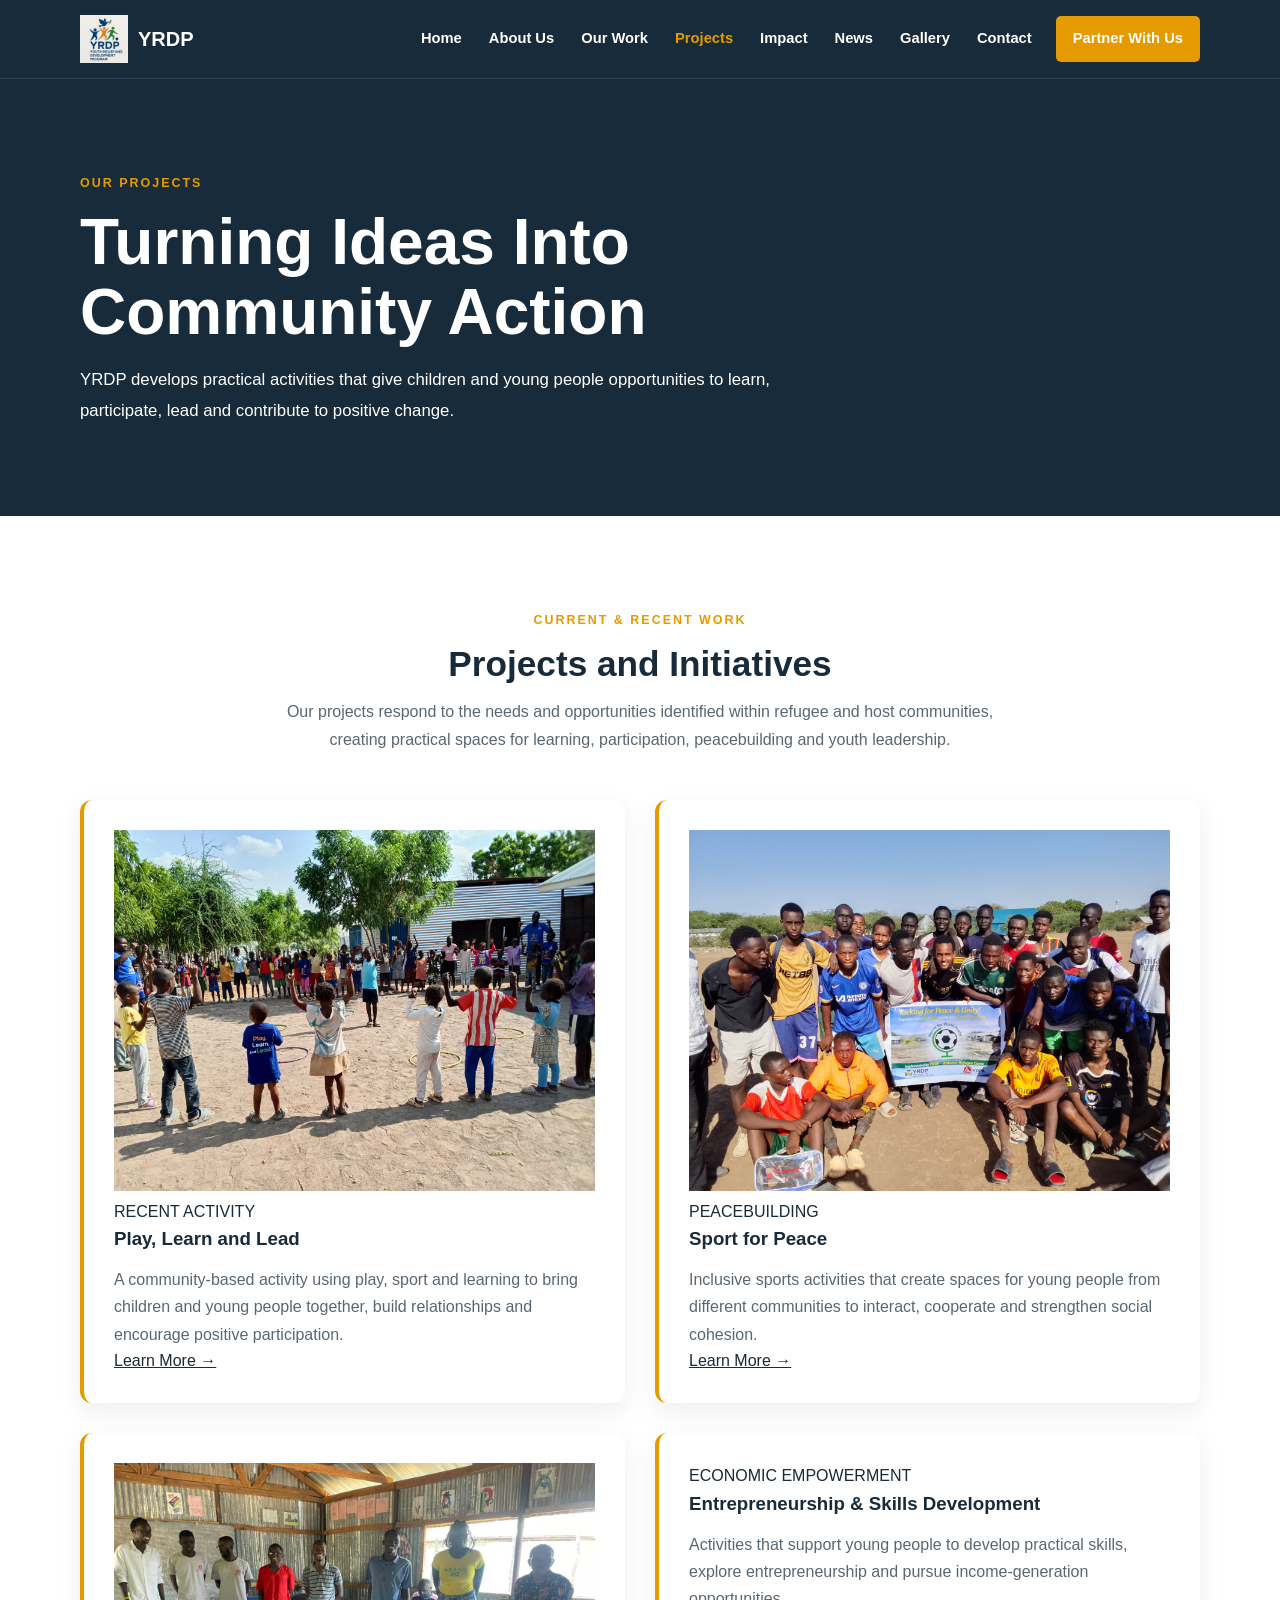
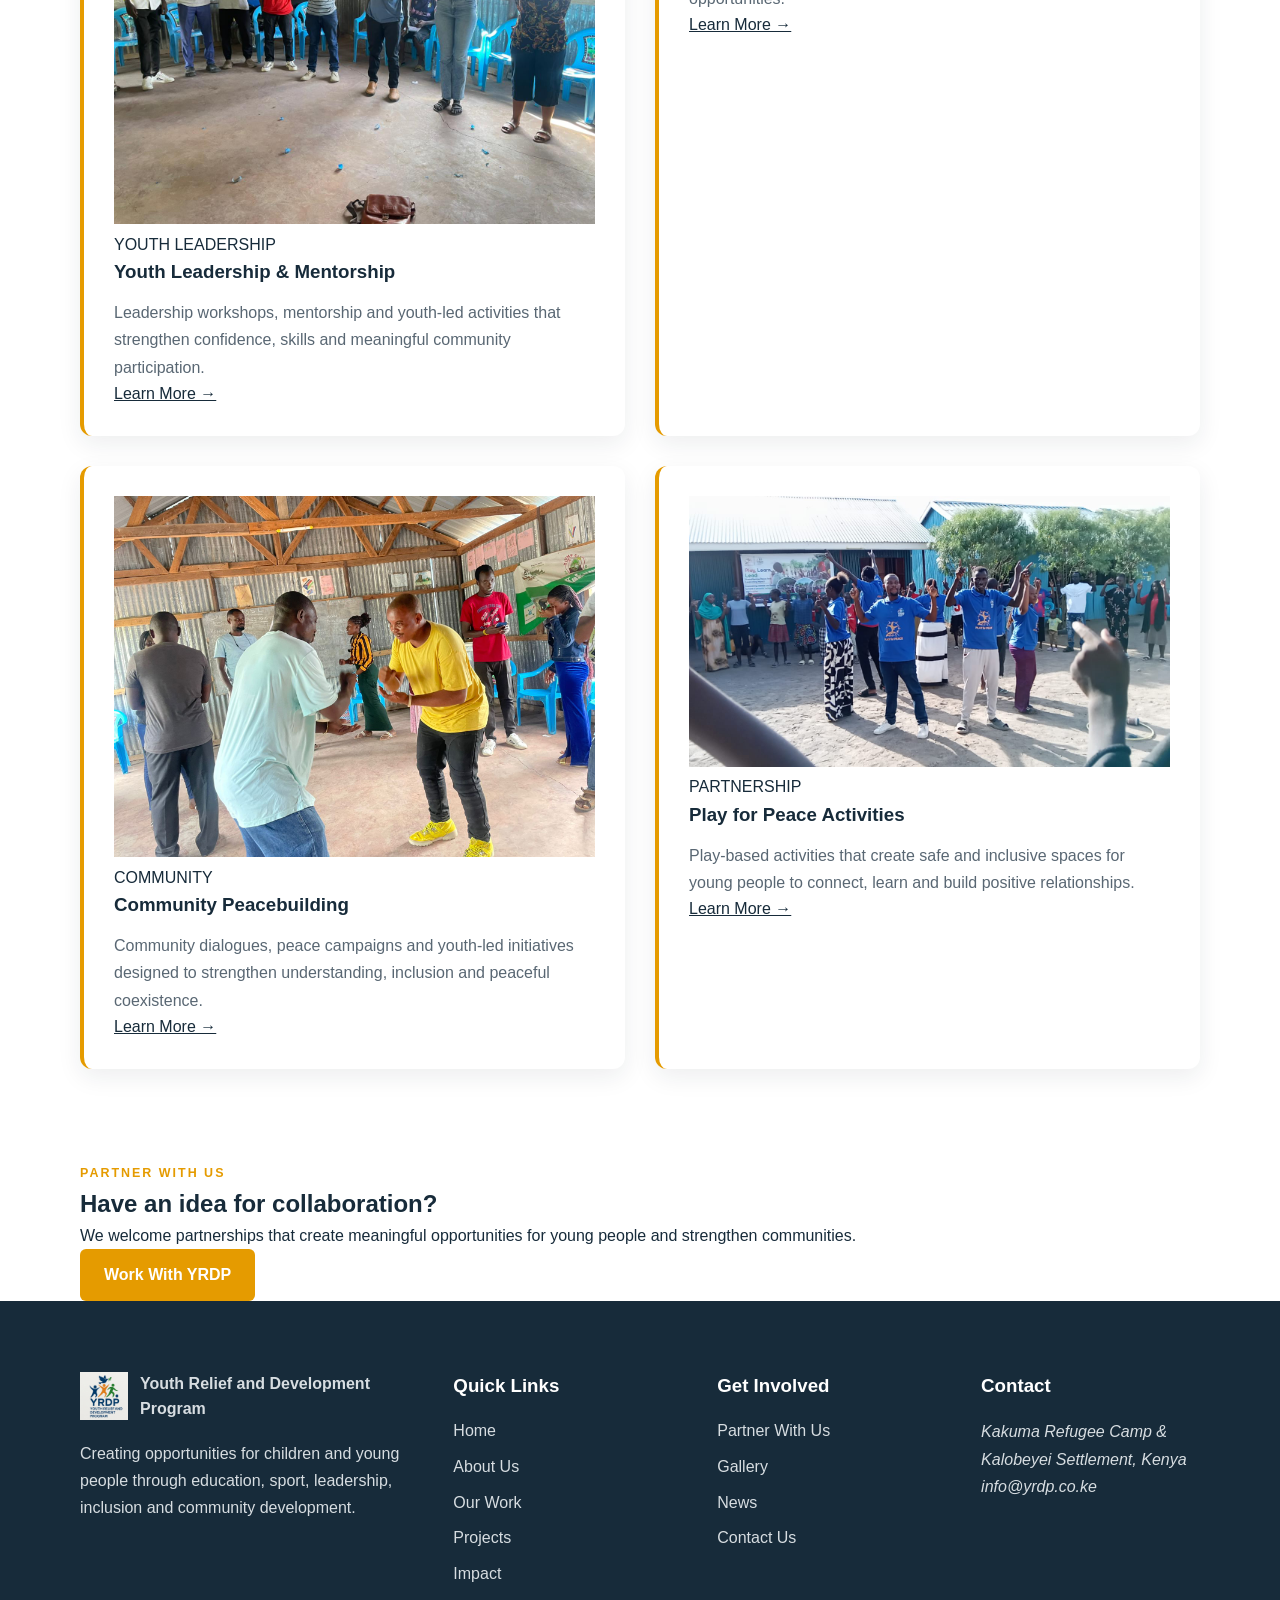
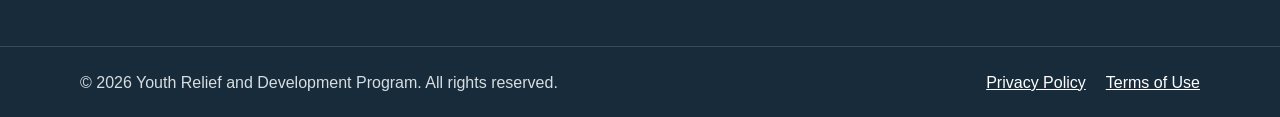
<file: projects.html>
<!DOCTYPE html>
<html lang="en">

<head>

    <meta charset="UTF-8">

    <meta name="viewport"
          content="width=device-width, initial-scale=1.0">

    <title>Projects | YRDP</title>

    <meta name="description"
          content="Explore Youth Relief and Development Program projects and initiatives supporting children, young people and communities in Kakuma and Kalobeyei.">

    <meta name="author"
          content="Youth Relief and Development Program">

    <link rel="icon"
          href="images/favicon.ico">

    <link rel="preconnect"
          href="https://fonts.googleapis.com">

    <link rel="preconnect"
          href="https://fonts.gstatic.com"
          crossorigin>

    <link href="https://fonts.googleapis.com/css2?family=Poppins:wght@300;400;500;600;700&display=swap"
          rel="stylesheet">

    <link rel="stylesheet"
          href="css/style.css">

</head>


<body>


<!-- =====================================================
     NAVIGATION
     ===================================================== -->

<header class="site-header">

    <nav class="navbar">

        <div class="container nav-container">

            <a href="index.html" class="logo">

                <img
                    src="images/logo.png"
                    alt="YRDP Logo"
                >

                <span>YRDP</span>

            </a>


            <button
                class="menu-toggle"
                id="menu-toggle"
                aria-label="Open navigation menu"
                aria-expanded="false"
            >

                <span></span>
                <span></span>
                <span></span>

            </button>


            <ul class="nav-links" id="nav-links">

                <li>
                    <a href="index.html">
                        Home
                    </a>
                </li>

                <li>
                    <a href="about.html">
                        About Us
                    </a>
                </li>

                <li>
                    <a href="programs.html">
                        Our Work
                    </a>
                </li>

                <li>
                    <a href="projects.html"
                       class="active">
                        Projects
                    </a>
                </li>

                <li>
                    <a href="impact.html">
                        Impact
                    </a>
                </li>

                <li>
                    <a href="news.html">
                        News
                    </a>
                </li>

                <li>
                    <a href="gallery.html">
                        Gallery
                    </a>
                </li>

                <li>
                    <a href="contact.html">
                        Contact
                    </a>
                </li>

                <li>
                    <a href="partner.html"
                       class="nav-button">
                        Partner With Us
                    </a>
                </li>

            </ul>

        </div>

    </nav>

</header>



<!-- =====================================================
     PAGE CONTENT
     ===================================================== -->

<main>


    <!-- ==================== PAGE HERO ==================== -->

    <section class="page-hero">

        <div class="container">

            <span class="section-tag">
                OUR PROJECTS
            </span>

            <h1>
                Turning Ideas Into
                Community Action
            </h1>

            <p>
                YRDP develops practical activities that give children
                and young people opportunities to learn, participate,
                lead and contribute to positive change.
            </p>

        </div>

    </section>



    <!-- ==================== PROJECTS ==================== -->

    <section class="projects-section">

        <div class="container">


            <div class="section-heading">

                <span class="section-tag">
                    CURRENT &amp; RECENT WORK
                </span>

                <h2>
                    Projects and Initiatives
                </h2>

                <p>
                    Our projects respond to the needs and opportunities
                    identified within refugee and host communities,
                    creating practical spaces for learning, participation,
                    peacebuilding and youth leadership.
                </p>

            </div>



            <div class="projects-grid">


                <!-- =================================================
                     PROJECT 01 — PLAY, LEARN AND LEAD
                     ================================================= -->

                <article class="project-card">

                    <img
                        src="images/playlearnlead.jpg"
                        alt="Young people participating in Play, Learn and Lead activities"
                        loading="lazy"
                    >

                    <div class="project-card-content">

                        <span class="project-status">
                            RECENT ACTIVITY
                        </span>

                        <h3>
                            Play, Learn and Lead
                        </h3>

                        <p>
                            A community-based activity using play, sport
                            and learning to bring children and young people
                            together, build relationships and encourage
                            positive participation.
                        </p>

                        <a
                            href="contact.html"
                            class="project-link"
                        >
                            Learn More →
                        </a>

                    </div>

                </article>



                <!-- =================================================
                     PROJECT 02 — SPORT FOR PEACE
                     ================================================= -->

                <article class="project-card">

                    <img
                        src="images/sport-peace.jpg"
                        alt="Young people participating in sport for peace activities"
                        loading="lazy"
                    >

                    <div class="project-card-content">

                        <span class="project-status">
                            PEACEBUILDING
                        </span>

                        <h3>
                            Sport for Peace
                        </h3>

                        <p>
                            Inclusive sports activities that create spaces
                            for young people from different communities to
                            interact, cooperate and strengthen social
                            cohesion.
                        </p>

                        <a
                            href="contact.html"
                            class="project-link"
                        >
                            Learn More →
                        </a>

                    </div>

                </article>



                <!-- =================================================
                     PROJECT 03 — YOUTH LEADERSHIP
                     ================================================= -->

                <article class="project-card">

                    <img
                        src="images/youth-leadership.jpg"
                        alt="Young people participating in youth leadership activities"
                        loading="lazy"
                    >

                    <div class="project-card-content">

                        <span class="project-status">
                            YOUTH LEADERSHIP
                        </span>

                        <h3>
                            Youth Leadership &amp; Mentorship
                        </h3>

                        <p>
                            Leadership workshops, mentorship and youth-led
                            activities that strengthen confidence, skills
                            and meaningful community participation.
                        </p>

                        <a
                            href="contact.html"
                            class="project-link"
                        >
                            Learn More →
                        </a>

                    </div>

                </article>



                <!-- =================================================
                     PROJECT 04 — ENTREPRENEURSHIP
                     NO IMAGE FOR NOW
                     ================================================= -->

                <article class="project-card project-card-no-image">

                    <div class="project-card-content">

                        <span class="project-status">
                            ECONOMIC EMPOWERMENT
                        </span>

                        <h3>
                            Entrepreneurship &amp; Skills Development
                        </h3>

                        <p>
                            Activities that support young people to develop
                            practical skills, explore entrepreneurship and
                            pursue income-generation opportunities.
                        </p>

                        <a
                            href="contact.html"
                            class="project-link"
                        >
                            Learn More →
                        </a>

                    </div>

                </article>



                <!-- =================================================
                     PROJECT 05 — COMMUNITY PEACEBUILDING
                     ================================================= -->

                <article class="project-card">

                    <img
                        src="images/inclusion.jpg"
                        alt="Young people participating in an inclusive community activity"
                        loading="lazy"
                    >

                    <div class="project-card-content">

                        <span class="project-status">
                            COMMUNITY
                        </span>

                        <h3>
                            Community Peacebuilding
                        </h3>

                        <p>
                            Community dialogues, peace campaigns and
                            youth-led initiatives designed to strengthen
                            understanding, inclusion and peaceful
                            coexistence.
                        </p>

                        <a
                            href="contact.html"
                            class="project-link"
                        >
                            Learn More →
                        </a>

                    </div>

                </article>



                <!-- =================================================
                     PROJECT 06 — PLAY FOR PEACE
                     ================================================= -->

                <article class="project-card">

                    <img
                        src="images/playforpeace.jpg"
                        alt="Children and young people participating in a Play for Peace activity"
                        loading="lazy"
                    >

                    <div class="project-card-content">

                        <span class="project-status">
                            PARTNERSHIP
                        </span>

                        <h3>
                            Play for Peace Activities
                        </h3>

                        <p>
                            Play-based activities that create safe and
                            inclusive spaces for young people to connect,
                            learn and build positive relationships.
                        </p>

                        <a
                            href="contact.html"
                            class="project-link"
                        >
                            Learn More →
                        </a>

                    </div>

                </article>


            </div>

        </div>

    </section>



    <!-- ==================== PROJECT CTA ==================== -->

    <section class="projects-cta">

        <div class="container">

            <span class="section-tag">
                PARTNER WITH US
            </span>

            <h2>
                Have an idea for collaboration?
            </h2>

            <p>
                We welcome partnerships that create meaningful
                opportunities for young people and strengthen
                communities.
            </p>

            <a
                href="partner.html"
                class="btn"
            >
                Work With YRDP
            </a>

        </div>

    </section>


</main>



<!-- =====================================================
     FOOTER
     ===================================================== -->

<footer class="site-footer">

    <div class="container footer-grid">


        <div class="footer-column">

            <a
                href="index.html"
                class="footer-logo"
            >

                <img
                    src="images/logo.png"
                    alt="YRDP Logo"
                >

                <span>
                    Youth Relief and Development Program
                </span>

            </a>

            <p>
                Creating opportunities for children and young
                people through education, sport, leadership,
                inclusion and community development.
            </p>

        </div>



        <div class="footer-column">

            <h3>
                Quick Links
            </h3>

            <ul>

                <li>
                    <a href="index.html">
                        Home
                    </a>
                </li>

                <li>
                    <a href="about.html">
                        About Us
                    </a>
                </li>

                <li>
                    <a href="programs.html">
                        Our Work
                    </a>
                </li>

                <li>
                    <a href="projects.html">
                        Projects
                    </a>
                </li>

                <li>
                    <a href="impact.html">
                        Impact
                    </a>
                </li>

            </ul>

        </div>



        <div class="footer-column">

            <h3>
                Get Involved
            </h3>

            <ul>

                <li>
                    <a href="partner.html">
                        Partner With Us
                    </a>
                </li>

                <li>
                    <a href="gallery.html">
                        Gallery
                    </a>
                </li>

                <li>
                    <a href="news.html">
                        News
                    </a>
                </li>

                <li>
                    <a href="contact.html">
                        Contact Us
                    </a>
                </li>

            </ul>

        </div>



        <div class="footer-column">

            <h3>
                Contact
            </h3>

            <address>

                <p>
                    Kakuma Refugee Camp &amp;
                    Kalobeyei Settlement, Kenya
                </p>

                <p>
                    <a href="mailto:info@yrdp.co.ke">
                        info@yrdp.co.ke
                    </a>
                </p>

            </address>

        </div>


    </div>



    <div class="footer-bottom">

        <div class="container footer-bottom-content">

            <p>
                © 2026 Youth Relief and Development Program.
                All rights reserved.
            </p>

            <div>

                <a href="#">
                    Privacy Policy
                </a>

                <a href="#">
                    Terms of Use
                </a>

            </div>

        </div>

    </div>

</footer>



<script src="script/script.js"></script>

</body>

</html>
</file>
<file: css/style.css>
/* =========================================================
   YRDP WEBSITE — MAIN STYLESHEET
   ========================================================= */


/* =========================================================
   1. RESET
   ========================================================= */

* {
    margin: 0;
    padding: 0;
    box-sizing: border-box;
}

html {
    scroll-behavior: smooth;
}

body {
    font-family: Arial, Helvetica, sans-serif;
    line-height: 1.6;
    color: #172b3a;
    background: #ffffff;
}

img {
    max-width: 100%;
    height: auto;
}

a {
    color: inherit;
}

button,
input,
textarea {
    font: inherit;
}


/* =========================================================
   2. GLOBAL
   ========================================================= */

.container {
    width: min(1120px, 92%);
    margin: 0 auto;
}

.section-tag {
    display: inline-block;
    font-size: 0.78rem;
    font-weight: 700;
    letter-spacing: 2px;
    color: #e59b00;
    text-transform: uppercase;
}

.section-label {
    display: inline-block;
    font-size: 0.78rem;
    font-weight: 700;
    letter-spacing: 2px;
    color: #e59b00;
    text-transform: uppercase;
}

.section-heading {
    max-width: 760px;
    margin: 0 auto 45px;
    text-align: center;
}

.section-heading h2 {
    margin: 12px 0;
    font-size: 2.2rem;
    line-height: 1.2;
}

.section-heading p {
    line-height: 1.8;
    color: #596773;
}

.btn {
    display: inline-block;
    padding: 13px 24px;
    border: 0;
    border-radius: 6px;
    background: #e59b00;
    color: #ffffff;
    text-decoration: none;
    font-weight: 700;
    cursor: pointer;
    transition: 0.25s ease;
}

.btn:hover {
    transform: translateY(-2px);
    opacity: 0.92;
}


/* =========================================================
   3. HEADER / NAVIGATION
   ========================================================= */

.site-header {
    position: relative;
    z-index: 1000;
    background: #172b3a;
}

.navbar {
    width: 100%;
    background: #172b3a;
    border-bottom: 1px solid rgba(255, 255, 255, 0.12);
}

.nav-container {
    min-height: 78px;
    display: flex;
    align-items: center;
    justify-content: space-between;
    position: relative;
}

.logo {
    display: flex;
    align-items: center;
    gap: 10px;
    text-decoration: none;
    font-size: 1.25rem;
    font-weight: 800;
    color: #ffffff;
}

.logo img {
    width: 48px;
    height: 48px;
    object-fit: contain;
}

.menu-toggle {
    display: none;
    width: 42px;
    height: 42px;
    padding: 8px;
    border: 0;
    background: transparent;
    cursor: pointer;
    flex-direction: column;
    justify-content: center;
    align-items: center;
    gap: 5px;
}

.menu-toggle span {
    display: block;
    width: 25px;
    height: 3px;
    background: #ffffff;
    border-radius: 3px;
}

.nav-links {
    display: flex;
    align-items: center;
    gap: 5px;
    list-style: none;
    margin: 0;
    padding: 0;
}

.nav-links a {
    display: block;
    padding: 10px 11px;
    text-decoration: none;
    font-size: 0.92rem;
    font-weight: 600;
    color: #ffffff;
    border-radius: 5px;
    transition: 0.25s ease;
}

.nav-links a:hover,
.nav-links a.active {
    color: #e59b00;
}

.nav-links .nav-button {
    margin-left: 8px;
    padding: 11px 17px;
    background: #e59b00;
    color: #ffffff;
}

.nav-links .nav-button:hover {
    color: #ffffff;
    opacity: 0.9;
}


/* =========================================================
   4. PAGE HERO
   ========================================================= */

.page-hero {
    padding: 90px 0;
    background: #172b3a;
    color: #ffffff;
}

.page-hero h1 {
    max-width: 850px;
    margin: 12px 0 18px;
    font-size: clamp(2.2rem, 5vw, 4rem);
    line-height: 1.1;
    color: #ffffff;
}

.page-hero h1 span {
    color: #ffffff;
}

.page-hero p {
    max-width: 760px;
    font-size: 1.05rem;
    line-height: 1.8;
    color: #ffffff;
}

.page-hero .section-tag,
.page-hero .section-label {
    color: #e59b00;
}


/* =========================================================
   5. HOME HERO
   ========================================================= */

.hero {
    width: 100%;
    min-height: 620px;
    background: #172b3a !important;
    color: #ffffff !important;
    display: flex;
    align-items: center;
    position: relative;
    overflow: hidden;
}

.hero .container {
    width: min(1180px, 94%);
    margin: 0 auto;
}

.hero-container {
    display: block;
}

.hero-content {
    max-width: 720px;
    padding: 40px 0 50px;
}

.hero-label {
    display: block;
    margin-bottom: 24px;
    color: #ffffff !important;
    font-size: 0.9rem;
    font-weight: 400;
    letter-spacing: 0.5px;
    text-transform: uppercase;
}

.hero h1 {
    margin: 0 0 25px;
    max-width: 700px;
    color: #ffffff !important;
    font-size: clamp(3.5rem, 7vw, 5.2rem);
    font-weight: 700;
    line-height: 0.98;
    letter-spacing: -2px;
}

.hero h1 span {
    color: #ffffff !important;
}

.hero p {
    max-width: 700px;
    margin: 0;
    color: #ffffff !important;
    font-size: 1rem;
    font-weight: 400;
    line-height: 1.9;
}

.hero-actions {
    display: none;
}

.hero-image {
    display: none;
}


/* =========================================================
   6. ABOUT
   ========================================================= */

.about-section {
    padding: 90px 0;
}

.about-grid {
    display: grid;
    grid-template-columns: 1fr 1fr;
    gap: 60px;
    align-items: center;
}

.about-image {
    overflow: hidden;
    border-radius: 12px;
}

.about-image img {
    display: block;
    width: 100%;
    height: 430px;
    object-fit: cover;
}

.about-content h2 {
    margin: 12px 0 18px;
    font-size: 2.4rem;
    line-height: 1.2;
}

.about-content p {
    margin-bottom: 18px;
    line-height: 1.8;
    color: #596773;
}


/* =========================================================
   7. ABOUT PAGE
   ========================================================= */

.about-preview {
    padding: 90px 0;
    background: #ffffff;
}

.about-highlights {
    display: grid;
    grid-template-columns: repeat(2, 1fr);
    gap: 20px;
    margin-top: 30px;
}

.highlight {
    padding: 25px;
    background: #f7f8f9;
    border-radius: 10px;
    border-left: 4px solid #e59b00;
}

.highlight h3 {
    margin-bottom: 10px;
    color: #172b3a;
}

.highlight p {
    margin: 0;
    color: #596773;
    line-height: 1.7;
}

.values-section {
    padding: 90px 0;
    background: #f7f8f9;
}

.values-grid {
    display: grid;
    grid-template-columns: repeat(3, 1fr);
    gap: 25px;
}

.value-card {
    padding: 30px;
    background: #ffffff;
    border-radius: 12px;
    box-shadow: 0 8px 25px rgba(20, 35, 51, 0.07);
    border-top: 4px solid #e59b00;
}

.value-card h3 {
    margin-bottom: 12px;
    color: #172b3a;
}

.value-card p {
    margin: 0;
    color: #596773;
    line-height: 1.7;
}

.approach-section {
    padding: 90px 0;
    background: #ffffff;
}

.approach-grid {
    display: grid;
    grid-template-columns: repeat(5, 1fr);
    gap: 20px;
}

.approach-card {
    padding: 28px 22px;
    background: #ffffff;
    border-radius: 12px;
    box-shadow: 0 8px 25px rgba(20, 35, 51, 0.07);
    text-align: center;
    border-top: 4px solid #e59b00;
}

.approach-icon {
    margin-bottom: 15px;
    font-size: 0.8rem;
    font-weight: 700;
    letter-spacing: 2px;
    color: #e59b00;
}

.approach-card h3 {
    margin-bottom: 10px;
    color: #172b3a;
}

.approach-card p {
    margin: 0;
    color: #596773;
    line-height: 1.7;
}


/* =========================================================
   8. PROGRAMS / OUR WORK
   ========================================================= */

.programs-section {
    padding: 90px 0;
    background: #f7f8f9;
}

.programs-grid {
    display: grid;
    grid-template-columns: repeat(3, 1fr);
    gap: 25px;
}

.program-card {
    position: relative;
    overflow: hidden;
    background: #ffffff;
    border-radius: 12px;
    box-shadow: 0 8px 25px rgba(20, 35, 51, 0.08);
    transition: transform 0.25s ease, box-shadow 0.25s ease;
}

.program-card:hover {
    transform: translateY(-5px);
    box-shadow: 0 14px 32px rgba(20, 35, 51, 0.12);
}

.program-card img {
    display: block;
    width: 100%;
    height: 230px;
    object-fit: cover;
}

.program-card-content,
.program-content {
    padding: 25px;
}

.program-number {
    display: block;
    margin-bottom: 10px;
    font-size: 0.78rem;
    font-weight: 700;
    letter-spacing: 2px;
    color: #e59b00;
}

.program-card h3 {
    margin-bottom: 10px;
    color: #172b3a;
    font-size: 1.25rem;
    line-height: 1.35;
}

.program-card p {
    color: #596773;
    line-height: 1.7;
}


/* =========================================================
   9. OUR WORK INTRO
   ========================================================= */

.work-intro {
    padding: 90px 0;
    background: #ffffff;
}

.work-intro .section-heading {
    margin-bottom: 0;
}

.work-intro .section-heading h2 {
    color: #172b3a;
}


/* =========================================================
   10. BENEFICIARIES
   ========================================================= */

.beneficiaries-section {
    padding: 90px 0;
    background: #ffffff;
}

.beneficiary-list {
    display: grid;
    grid-template-columns: repeat(4, 1fr);
    gap: 20px;
}

.beneficiary-item {
    padding: 28px 22px;
    background: #f7f8f9;
    border-radius: 12px;
    border-top: 4px solid #e59b00;
}

.beneficiary-item h3 {
    margin-bottom: 10px;
    color: #172b3a;
    font-size: 1.1rem;
}

.beneficiary-item p {
    margin: 0;
    color: #596773;
    line-height: 1.7;
}


/* =========================================================
   11. LOCATION
   ========================================================= */

.location-section {
    padding: 90px 0;
    background: #f7f8f9;
}

.location-content {
    max-width: 800px;
}

.location-content h2 {
    margin: 12px 0 18px;
    color: #172b3a;
    font-size: 2.2rem;
    line-height: 1.25;
}

.location-content p {
    max-width: 700px;
    margin: 0;
    color: #596773;
    line-height: 1.8;
}


/* =========================================================
   12. PROJECTS
   ========================================================= */

.projects-section {
    padding: 90px 0;
}

.projects-grid {
    display: grid;
    grid-template-columns: repeat(2, 1fr);
    gap: 30px;
}

.project-card {
    padding: 30px;
    background: #ffffff;
    border-radius: 12px;
    box-shadow: 0 8px 25px rgba(20, 35, 51, 0.08);
    border-left: 4px solid #e59b00;
}

.project-card h3 {
    margin-bottom: 12px;
}

.project-card p {
    color: #596773;
    line-height: 1.7;
}


/* =========================================================
   13. IMPACT — OVERVIEW
   ========================================================= */

.impact-overview {
    padding: 90px 0;
    background: #ffffff;
}

.impact-grid {
    display: grid;
    grid-template-columns: repeat(3, 1fr);
    gap: 25px;
}

.impact-card {
    padding: 35px 25px;
    text-align: center;
    background: #ffffff;
    border-radius: 12px;
    box-shadow: 0 8px 25px rgba(20, 35, 51, 0.07);
    border-top: 4px solid #e59b00;
    transition: transform 0.25s ease, box-shadow 0.25s ease;
}

.impact-card:hover {
    transform: translateY(-5px);
    box-shadow: 0 14px 32px rgba(20, 35, 51, 0.12);
}

.impact-card h3 {
    margin-bottom: 8px;
    font-size: 2.4rem;
    line-height: 1;
    color: #e59b00;
}

.impact-card p {
    color: #596773;
    line-height: 1.6;
}


/* =========================================================
   14. IMPACT — STORY
   ========================================================= */

.story-section {
    padding: 90px 0;
    background: #f7f8f9;
}

.story-grid {
    display: grid;
    grid-template-columns: 1fr 1fr;
    gap: 60px;
    align-items: center;
}

.story-image {
    overflow: hidden;
    border-radius: 14px;
}

.story-image img {
    display: block;
    width: 100%;
    height: 450px;
    object-fit: cover;
}

.story-content h2 {
    margin: 12px 0 20px;
    font-size: 2.4rem;
    line-height: 1.2;
    color: #172b3a;
}

.story-content > p {
    margin-bottom: 18px;
    color: #596773;
    line-height: 1.8;
}

.story-highlight {
    margin-top: 25px;
    padding: 24px;
    background: #ffffff;
    border-left: 4px solid #e59b00;
    border-radius: 8px;
}

.story-highlight strong {
    display: block;
    margin-bottom: 8px;
    color: #172b3a;
    font-size: 1.05rem;
}

.story-highlight p {
    margin: 0;
    color: #596773;
    line-height: 1.7;
}


/* =========================================================
   15. IMPACT — RESULTS
   ========================================================= */

.results-section {
    padding: 90px 0;
    background: #ffffff;
}

.results-grid {
    display: grid;
    grid-template-columns: repeat(3, 1fr);
    gap: 25px;
}

.result-item {
    padding: 30px;
    background: #f7f8f9;
    border-radius: 12px;
    border-left: 4px solid #e59b00;
    transition: transform 0.25s ease, box-shadow 0.25s ease;
}

.result-item:hover {
    transform: translateY(-4px);
    box-shadow: 0 10px 25px rgba(20, 35, 51, 0.08);
}

.result-number {
    display: inline-block;
    margin-bottom: 15px;
    font-size: 0.78rem;
    font-weight: 700;
    letter-spacing: 2px;
    color: #e59b00;
}

.result-item h3 {
    margin-bottom: 10px;
    font-size: 1.3rem;
    color: #172b3a;
}

.result-item p {
    margin: 0;
    color: #596773;
    line-height: 1.7;
}


/* =========================================================
   16. IMPACT — MEASUREMENT
   ========================================================= */

.measurement-section {
    padding: 90px 0;
    background: #f7f8f9;
}

.measurement-content {
    max-width: 900px;
    margin: 0 auto;
}

.measurement-content h2 {
    margin: 12px 0 18px;
    font-size: 2.4rem;
    line-height: 1.2;
    color: #172b3a;
}

.measurement-content > p {
    max-width: 800px;
    margin-bottom: 18px;
    color: #596773;
    line-height: 1.8;
}

.measurement-points {
    display: grid;
    grid-template-columns: repeat(3, 1fr);
    gap: 20px;
    margin-top: 35px;
}

.measurement-point {
    display: flex;
    gap: 15px;
    padding: 25px;
    background: #ffffff;
    border-radius: 12px;
    box-shadow: 0 8px 25px rgba(20, 35, 51, 0.06);
}

.measurement-point > span {
    flex-shrink: 0;
    font-size: 0.78rem;
    font-weight: 700;
    letter-spacing: 1px;
    color: #e59b00;
}

.measurement-point h3 {
    margin-bottom: 8px;
    color: #172b3a;
    font-size: 1.05rem;
}

.measurement-point p {
    margin: 0;
    color: #596773;
    font-size: 0.92rem;
    line-height: 1.6;
}


/* =========================================================
   17. IMPACT — CTA
   ========================================================= */

.impact-cta {
    padding: 90px 0;
    background: #172b3a;
    color: #ffffff;
}

.impact-cta-content {
    max-width: 800px;
}

.impact-cta .section-tag {
    color: #e59b00;
}

.impact-cta h2 {
    margin: 12px 0 18px;
    font-size: 2.6rem;
    line-height: 1.2;
    color: #ffffff;
}

.impact-cta p {
    max-width: 700px;
    margin-bottom: 28px;
    color: #d7dde1;
    line-height: 1.8;
}

.impact-cta-actions {
    display: flex;
    align-items: center;
    gap: 25px;
}

.impact-text-link {
    color: #ffffff;
    text-decoration: none;
    font-weight: 700;
    transition: 0.25s ease;
}

.impact-text-link:hover {
    color: #e59b00;
}


/* =========================================================
   18. NEWS
   ========================================================= */

.news-section {
    padding: 90px 0;
}

.news-grid {
    display: grid;
    grid-template-columns: repeat(3, 1fr);
    gap: 25px;
}

.news-card {
    overflow: hidden;
    background: #ffffff;
    border-radius: 12px;
    box-shadow: 0 8px 25px rgba(20, 35, 51, 0.08);
}

.news-card img {
    display: block;
    width: 100%;
    height: 230px;
    object-fit: cover;
}

.news-card-content {
    padding: 25px;
}

.news-card h3 {
    margin-bottom: 10px;
}

.news-card p {
    color: #596773;
    line-height: 1.7;
}


/* =========================================================
   19. GALLERY
   ========================================================= */

.gallery-section {
    display: block;
    width: 100%;
    padding: 80px 0;
    background: #ffffff;
}

.gallery-grid {
    display: grid;
    grid-template-columns: repeat(3, minmax(0, 1fr));
    gap: 25px;
    width: 100%;
}

.gallery-item {
    display: block;
    width: 100%;
    margin: 0;
    overflow: hidden;
    background: #ffffff;
    border-radius: 12px;
    box-shadow: 0 8px 25px rgba(20, 35, 51, 0.08);
}

.gallery-item img {
    display: block;
    width: 100%;
    height: 280px;
    object-fit: cover;
    object-position: center;
}

.gallery-item figcaption {
    display: block;
    padding: 18px 20px;
    font-weight: 600;
    color: #172b3a;
    background: #ffffff;
}

.gallery-cta {
    padding: 80px 0;
    text-align: center;
    background: #f7f8f9;
}

.gallery-cta p {
    max-width: 650px;
    margin: 15px auto 0;
    color: #596773;
}


/* =========================================================
   20. INCLUSION / COMMUNITY
   ========================================================= */

.football-section {
    padding: 90px 0;
    background: #ffffff;
}

.football-grid {
    display: grid;
    grid-template-columns: 1fr 1fr;
    gap: 60px;
    align-items: center;
}

.football-content h2 {
    margin: 12px 0 18px;
    font-size: 2.4rem;
    line-height: 1.2;
}

.football-content h2 span {
    color: #e59b00;
}

.football-content p {
    margin-bottom: 18px;
    color: #596773;
    line-height: 1.8;
}

.football-image {
    overflow: hidden;
    border-radius: 12px;
}

.football-image img {
    display: block;
    width: 100%;
    height: 430px;
    object-fit: cover;
}

.btn-primary {
    background: #e59b00;
    color: #ffffff;
}

.btn-secondary {
    background: #172b3a;
    color: #ffffff;
}


/* =========================================================
   21. PARTNERS
   ========================================================= */

.partners-section {
    padding: 90px 0;
    background: #f7f8f9;
}

.partners-grid {
    display: grid;
    grid-template-columns: repeat(4, 1fr);
    gap: 25px;
}

.partner-card {
    min-height: 170px;
    padding: 25px;
    display: flex;
    align-items: center;
    justify-content: center;
    background: #ffffff;
    border-radius: 12px;
    box-shadow: 0 8px 25px rgba(20, 35, 51, 0.07);
}

.partner-card img {
    display: block;
    max-width: 100%;
    max-height: 100px;
    width: auto;
    height: auto;
    object-fit: contain;
}


/* =========================================================
   22. PARTNER PAGE
   ========================================================= */

.partner-section {
    padding: 90px 0;
}

.partner-grid {
    display: grid;
    grid-template-columns: repeat(3, 1fr);
    gap: 25px;
}

.partner-section .partner-card {
    min-height: auto;
    display: block;
    padding: 32px;
    border-top: 4px solid #e59b00;
    box-shadow: 0 8px 25px rgba(20, 35, 51, 0.08);
}

.partner-number {
    display: block;
    margin-bottom: 18px;
    font-size: 0.8rem;
    font-weight: 700;
    letter-spacing: 2px;
    color: #e59b00;
}

.partner-section .partner-card h3 {
    margin-bottom: 12px;
}

.partner-section .partner-card p {
    margin: 0;
    line-height: 1.7;
}

.partner-highlight {
    padding: 90px 0;
    background: #f7f8f9;
}

.partner-highlight-content {
    max-width: 800px;
}

.partner-highlight h2 {
    margin: 15px 0;
}

.partner-highlight p {
    max-width: 700px;
    margin-bottom: 25px;
    line-height: 1.8;
}

.partner-cta {
    padding: 80px 0;
    text-align: center;
    background: #172b3a;
    color: #ffffff;
}

.partner-cta p {
    margin: 15px auto 25px;
}


/* =========================================================
   23. CTA
   ========================================================= */

.cta-section {
    padding: 90px 0;
    background: #172b3a;
    color: #ffffff;
}

.cta-content {
    max-width: 800px;
    text-align: center;
}

.cta-content h2 {
    margin: 12px 0 18px;
    font-size: 2.6rem;
    line-height: 1.2;
    color: #ffffff;
}

.cta-content h2 span {
    color: #e59b00;
}

.cta-content p {
    max-width: 700px;
    margin: 0 auto 28px;
    color: #d7dde1;
    line-height: 1.8;
}

.cta-actions {
    display: flex;
    justify-content: center;
    align-items: center;
    gap: 15px;
}


/* =========================================================
   24. CONTACT
   ========================================================= */

.contact-section {
    padding: 90px 0;
}

.contact-grid {
    display: grid;
    grid-template-columns: 1fr 1.2fr;
    gap: 70px;
    align-items: start;
}

.contact-info h2 {
    margin: 15px 0;
}

.contact-item {
    margin-top: 30px;
    padding-left: 20px;
    border-left: 3px solid #e59b00;
}

.contact-item h3 {
    margin-bottom: 8px;
}

.contact-item p {
    margin: 0;
    line-height: 1.7;
}

.contact-item a {
    color: #172b3a;
    text-decoration: none;
}

.contact-item a:hover {
    color: #e59b00;
}

.contact-form-wrapper {
    padding: 35px;
    background: #ffffff;
    border-radius: 12px;
    box-shadow: 0 8px 30px rgba(20, 35, 51, 0.08);
}

.contact-form-wrapper h2 {
    margin-bottom: 25px;
}

.form-group {
    margin-bottom: 20px;
}

.form-group label {
    display: block;
    margin-bottom: 8px;
    font-weight: 600;
}

.form-group input,
.form-group textarea {
    width: 100%;
    padding: 13px 15px;
    border: 1px solid #d9dee3;
    border-radius: 7px;
    background: #ffffff;
    box-sizing: border-box;
}

.form-group textarea {
    resize: vertical;
}

.form-group input:focus,
.form-group textarea:focus {
    outline: none;
    border-color: #e59b00;
}

.contact-cta {
    padding: 80px 0;
    text-align: center;
    background: #f7f8f9;
}

.contact-cta p {
    max-width: 650px;
    margin: 15px auto 25px;
}


/* =========================================================
   25. FOOTER
   ========================================================= */

.site-footer {
    background: #172b3a;
    color: #ffffff;
}

.footer-grid {
    display: grid;
    grid-template-columns: 1.5fr 1fr 1fr 1fr;
    gap: 45px;
    padding: 70px 0 50px;
}

.footer-logo {
    display: flex;
    align-items: center;
    gap: 12px;
    margin-bottom: 18px;
    color: #ffffff;
    text-decoration: none;
    font-weight: 700;
}

.footer-logo img {
    width: 48px;
    height: 48px;
    object-fit: contain;
}

.footer-column h3 {
    margin-bottom: 18px;
}

.footer-column p {
    line-height: 1.7;
    color: #d7dde1;
}

.footer-column ul {
    list-style: none;
}

.footer-column li {
    margin-bottom: 10px;
}

.footer-column a {
    color: #d7dde1;
    text-decoration: none;
}

.footer-column a:hover {
    color: #e59b00;
}

.footer-bottom {
    border-top: 1px solid rgba(255, 255, 255, 0.15);
}

.footer-bottom-content {
    min-height: 70px;
    display: flex;
    align-items: center;
    justify-content: space-between;
    gap: 20px;
}

.footer-bottom p {
    color: #d7dde1;
}

.footer-bottom-content > div {
    display: flex;
    gap: 20px;
}


/* =========================================================
   26. HOME HERO MOBILE
   ========================================================= */

@media (max-width: 700px) {

    .hero {
        min-height: 560px;
    }

    .hero .container {
        width: 90%;
    }

    .hero-content {
        padding: 45px 0;
    }

    .hero-label {
        font-size: 0.78rem;
        margin-bottom: 20px;
    }

    .hero h1 {
        font-size: 3rem;
        line-height: 1;
        letter-spacing: -1px;
    }

    .hero p {
        font-size: 0.95rem;
        line-height: 1.75;
    }

}


/* =========================================================
   27. TABLET
   ========================================================= */

@media (max-width: 1000px) {

    .nav-links {
        gap: 0;
    }

    .nav-links a {
        padding-left: 8px;
        padding-right: 8px;
        font-size: 0.86rem;
    }

    .programs-grid,
    .news-grid {
        grid-template-columns: repeat(2, 1fr);
    }

    .impact-grid {
        grid-template-columns: repeat(2, 1fr);
    }

    .results-grid {
        grid-template-columns: repeat(2, 1fr);
    }

    .measurement-points {
        grid-template-columns: 1fr;
    }

    .footer-grid {
        grid-template-columns: repeat(2, 1fr);
    }

    .approach-grid {
        grid-template-columns: repeat(3, 1fr);
    }

    .values-grid {
        grid-template-columns: repeat(2, 1fr);
    }

    .beneficiary-list {
        grid-template-columns: repeat(2, 1fr);
    }

    .partners-grid {
        grid-template-columns: repeat(2, 1fr);
    }

}


/* =========================================================
   28. MOBILE NAVIGATION
   ========================================================= */

@media (max-width: 850px) {

    .nav-container {
        min-height: 70px;
    }

    .menu-toggle {
        display: flex;
    }

    .nav-links {
        position: absolute;
        top: 100%;
        left: 0;
        right: 0;

        display: none;

        flex-direction: column;
        align-items: stretch;

        gap: 0;

        padding: 15px 20px;

        background: #ffffff;

        box-shadow:
            0 10px 25px rgba(0, 0, 0, 0.08);

        list-style: none;
    }

    .nav-links.active {
        display: flex;
    }

    .nav-links li {
        width: 100%;
    }

    .nav-links a {
        display: block;
        width: 100%;
        padding: 12px 10px;
        color: #172b3a;
    }

    .nav-links a:hover,
    .nav-links a.active {
        color: #e59b00;
    }

    .nav-links .nav-button {
        margin: 8px 0 0;
        text-align: center;
        color: #ffffff;
    }

}


/* =========================================================
   29. MOBILE CONTENT
   ========================================================= */

@media (max-width: 900px) {

    .about-grid,
    .contact-grid,
    .story-grid,
    .football-grid {
        grid-template-columns: 1fr;
        gap: 45px;
    }

    .partner-grid {
        grid-template-columns: repeat(2, 1fr);
    }

    .gallery-grid {
        grid-template-columns: repeat(2, minmax(0, 1fr));
    }

}


/* =========================================================
   30. MOBILE — 700PX
   ========================================================= */

@media (max-width: 700px) {

    .page-hero {
        padding: 65px 0;
    }

    .page-hero h1 {
        font-size: 2.5rem;
    }

    .about-section,
    .about-preview,
    .programs-section,
    .projects-section,
    .impact-overview,
    .story-section,
    .results-section,
    .measurement-section,
    .news-section,
    .gallery-section,
    .contact-section,
    .partner-section,
    .values-section,
    .approach-section,
    .beneficiaries-section,
    .location-section,
    .football-section,
    .partners-section,
    .cta-section,
    .impact-cta {
        padding: 65px 0;
    }

    .programs-grid,
    .projects-grid,
    .news-grid,
    .partner-grid,
    .results-grid {
        grid-template-columns: 1fr;
    }

    .gallery-grid {
        grid-template-columns: 1fr;
    }

    .impact-grid {
        grid-template-columns: 1fr 1fr;
    }

    .about-image img,
    .story-image img,
    .football-image img {
        height: 320px;
    }

    .footer-grid {
        grid-template-columns: 1fr;
    }

    .footer-bottom-content {
        flex-direction: column;
        justify-content: center;
        padding: 20px 0;
        text-align: center;
    }

    .approach-grid {
        grid-template-columns: 1fr;
    }

    .values-grid {
        grid-template-columns: 1fr;
    }

    .about-highlights {
        grid-template-columns: 1fr;
    }

    .beneficiary-list {
        grid-template-columns: 1fr;
    }

    .partners-grid {
        grid-template-columns: 1fr;
    }

    .measurement-points {
        grid-template-columns: 1fr;
    }

    .impact-cta h2,
    .cta-content h2 {
        font-size: 2.1rem;
    }

    .impact-cta-actions,
    .cta-actions {
        flex-direction: column;
        align-items: flex-start;
    }

}


/* =========================================================
   31. SMALL MOBILE — 500PX
   ========================================================= */

@media (max-width: 500px) {

    .container {
        width: 90%;
    }

    .hero h1 {
        font-size: 2.5rem;
    }

    .impact-grid {
        grid-template-columns: 1fr;
    }

    .contact-form-wrapper {
        padding: 25px 20px;
    }

    .gallery-item img {
        height: 240px;
    }

    .story-content h2,
    .about-content h2,
    .football-content h2,
    .measurement-content h2 {
        font-size: 2rem;
    }

    .section-heading h2 {
        font-size: 1.9rem;
    }

}


/* =========================================================
   32. HOME PAGE HERO OVERRIDE
   ========================================================= */

body {
    background: #ffffff;
}

.site-header {
    background: #172b3a !important;
}

.navbar {
    background: #172b3a !important;
}

.logo {
    color: #ffffff !important;
}

.nav-links a {
    color: #ffffff !important;
}

.nav-links a:hover,
.nav-links a.active {
    color: #e59b00 !important;
}

.menu-toggle span {
    background: #ffffff !important;
}

section.hero {
    background: #172b3a !important;
    color: #ffffff !important;
}

section.hero h1 {
    color: #ffffff !important;
}

section.hero h1 span {
    color: #ffffff !important;
}

section.hero p {
    color: #ffffff !important;
}


/* =========================================================
   END OF YRDP STYLESHEET
   ========================================================= */
</file>
